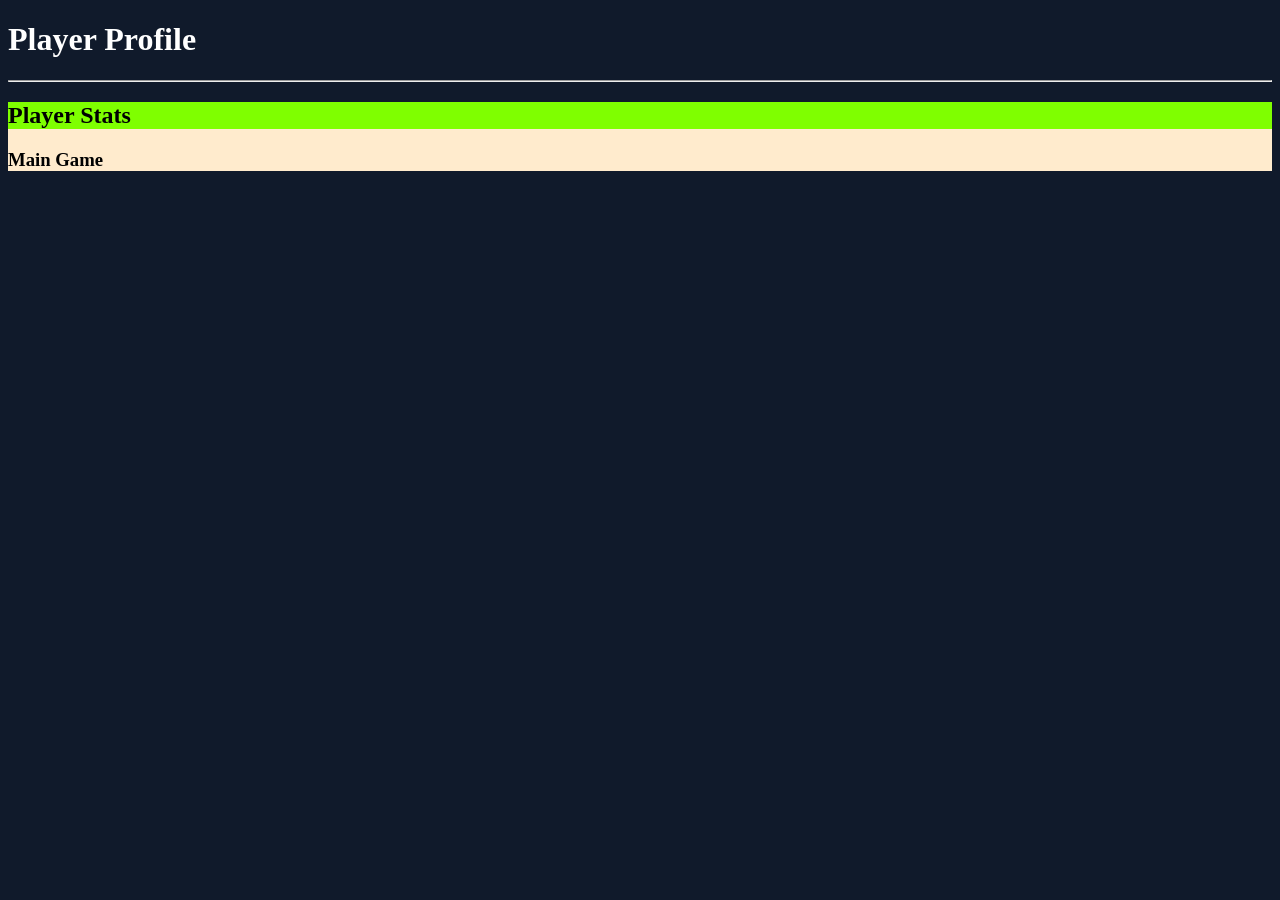
<file: Lesson-01-Intro-to-CSS/index.html>
<!DOCTYPE html>
<html lang="en">
<head>
    <meta charset="UTF-8">
    <meta name="viewport" content="width=device-width, initial-scale=1.0">
    <title>Player Profile</title>
    <!-- <style>
        body{
            background-color: #101A2B;
            color: white;
        }
    </style> unecessary now -->
    <link rel="stylesheet" href="css/style.css">
</head>
<body>
    <h1>Player Profile</h1>
    <hr>
    <div class="stats">
    <h2 id="player">Player Stats</h2>
    <h3>Main Game</h3>

    </div>


</body>
</html>
</file>
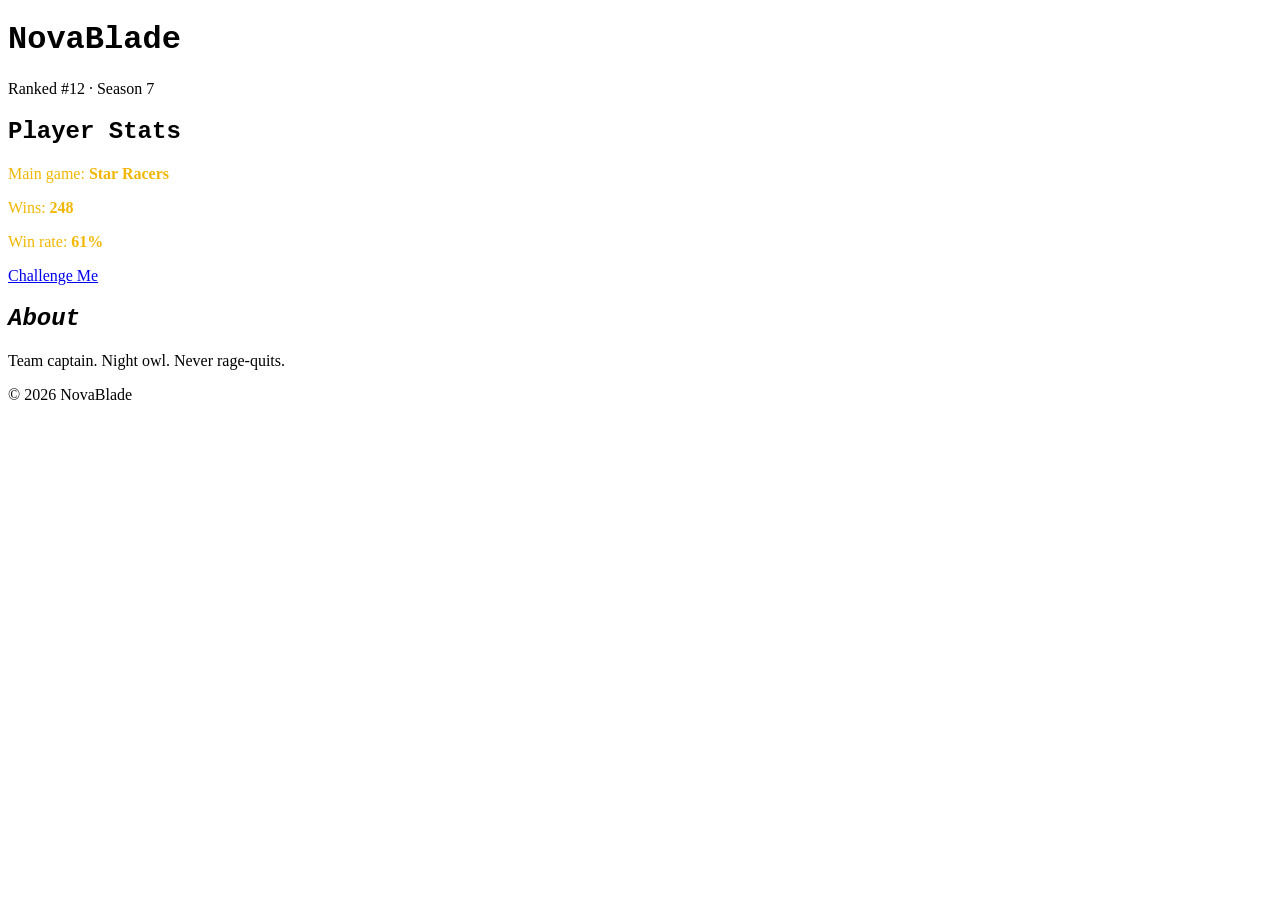
<file: Lesson-02-Selectors/index.html>
<!DOCTYPE html>
<html lang="en">
<head>
    <meta charset="UTF-8">
    <meta name="viewport" content="width=device-width, initial-scale=1.0">
    <title>Player Profile</title>

    <!-- This ONE line decides how the whole page looks.
         rel="stylesheet" = "this file is CSS"
         href="..."       = where the CSS file lives -->
    <link rel="stylesheet" href="style.css">
</head>
<body>

    <header id="banner">
        <h1>NovaBlade</h1>
        <p class="tagline">Ranked #12 &middot; Season 7</p>
    </header>

    <main>
        <section class="player-card">
            <h2>Player Stats</h2>
            <p>Main game: <span class="tag">Star Racers</span></p>
            <p>Wins: <span class="stat">248</span></p>
            <p>Win rate: <span class="stat">61%</span></p>
            <a class="btn" href="#">Challenge Me</a>
        </section>

        <section>
            <h2 class="about ">About</h2>
            <p>Team captain. Night owl. Never rage-quits.</p>
        </section>
    </main>

    <footer>
        <p>&copy; 2026 NovaBlade</p>
    </footer>

</body>
</html>
</file>
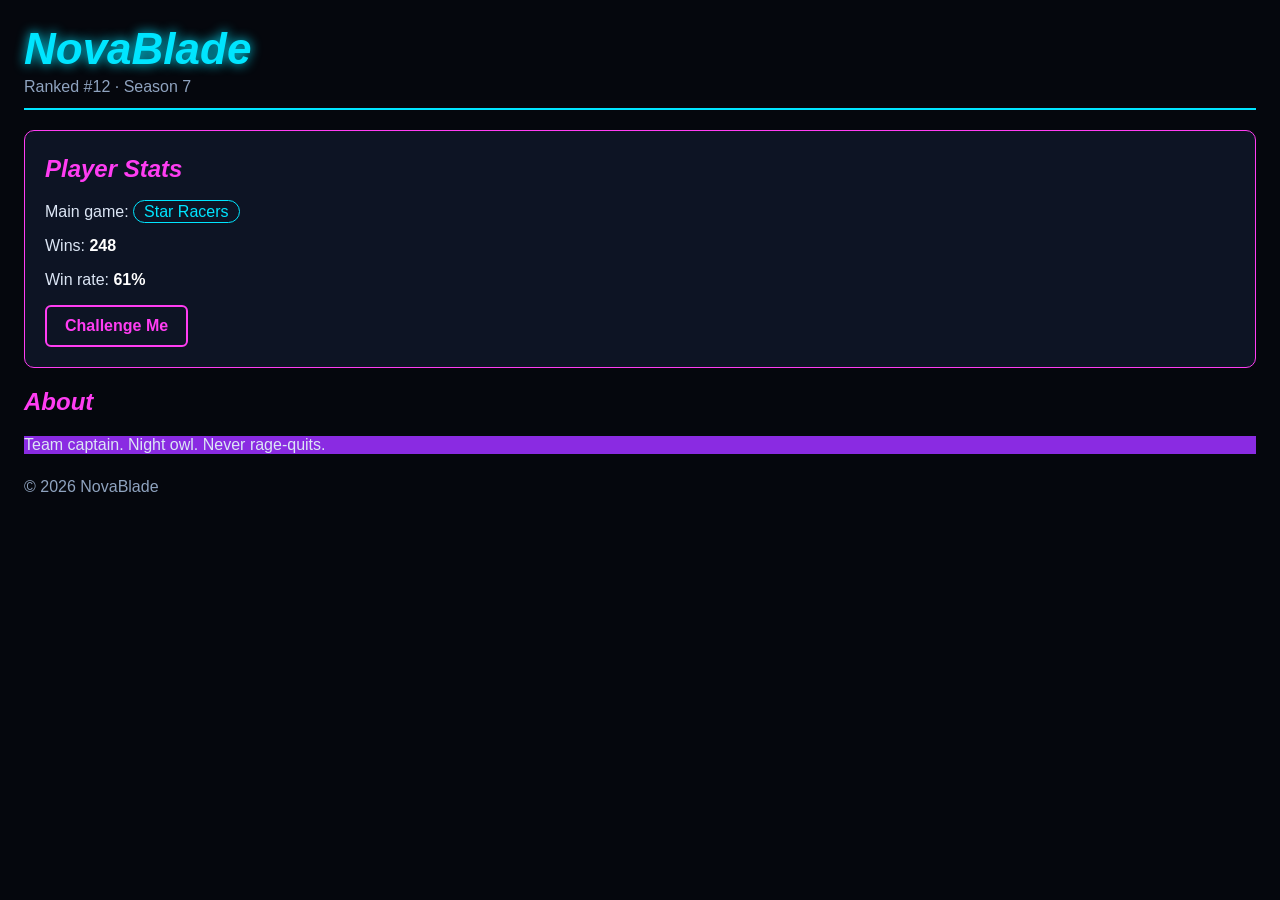
<file: Lesson-01-Intro-to-CSS/player-profile/index.html>
<!DOCTYPE html>
<html lang="en">
<head>
    <meta charset="UTF-8">
    <meta name="viewport" content="width=device-width, initial-scale=1.0">
    <title>Player Profile</title>

    <!-- This ONE line decides how the whole page looks.
         rel="stylesheet" = "this file is CSS"
         href="..."       = where the CSS file lives -->
    <!-- <link rel="stylesheet" href="themes/minimal.css"> -->
    <style>
        h1{color:chartreuse}
    </style>
    <link rel="stylesheet" href="themes/neon.css">
    <!-- <link rel="stylesheet" href="themes/arcade.css"> -->
     <!-- <style>
        body {
    background-color: #1a1033;          /* deep purple cabinet */
    color: #f5f0ff;                     /* near-white text */
    font-family: "Courier New", Courier, monospace;
    margin: 0;
    padding: 24px;
}

header {
    border: 4px solid #ffd23f;          /* gold marquee frame */
    padding: 12px 20px;
    text-align: center;
}

h1 {
    color: #ffd23f;
    font-size: 40px;
    letter-spacing: 4px;
    text-transform: uppercase;
    margin: 0;
}

h2 {
    color: #3ef0c8;                     /* mint */
    text-transform: uppercase;
}

.tagline {
    color: #c9b8ff;
    margin: 6px 0 0;
}

.player-card {
    border: 4px dashed #3ef0c8;
    padding: 4px 20px 20px;
    margin-top: 20px;
}

.tag {
    background-color: #ff5ca8;          /* hot pink pill */
    color: #1a1033;
    padding: 2px 8px;
}

.stat {
    color: #ffd23f;
    font-weight: bold;
}

.btn {
    display: inline-block;
    background-color: #ffd23f;
    color: #1a1033;
    padding: 10px 18px;
    text-decoration: none;
    font-weight: bold;
}

footer {
    color: #c9b8ff;
    text-align: center;
    margin-top: 24px;
}

     </style> -->
</head>
<body>

    <header>
        <h1 >NovaBlade</h1>
        <p class="tagline">Ranked #12 &middot; Season 7</p>
    </header>

    <main>
        <section class="player-card">
            <h2>Player Stats</h2>
            <p>Main game: <span class="tag">Star Racers</span></p>
            <p>Wins: <span class="stat">248</span></p>
            <p>Win rate: <span class="stat">61%</span></p>
            <a class="btn" href="#">Challenge Me</a>
        </section>

        <section>
            <h2>About</h2>
            <p style="background-color:blueviolet">Team captain. Night owl. Never rage-quits.</p>
        </section>
    </main>

    <footer>
        <p>&copy; 2026 NovaBlade</p>
    </footer>

</body>
</html>
</file>
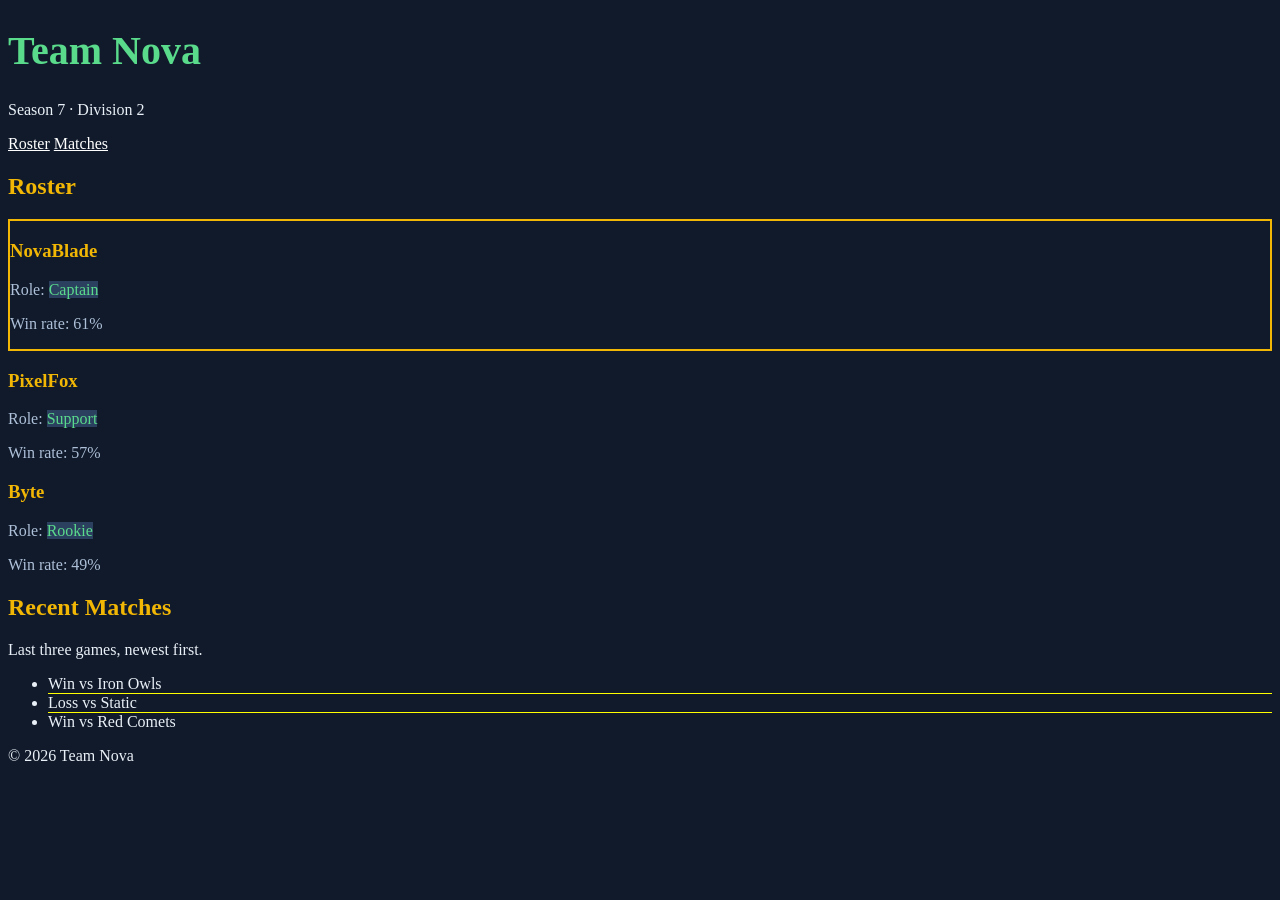
<file: Lesson-02-Selectors/squad-page/index.html>
<!DOCTYPE html>
<html lang="en">
<head>
    <meta charset="UTF-8">
    <meta name="viewport" content="width=device-width, initial-scale=1.0">
    <title>Team Nova</title>
    <link rel="stylesheet" href="style.css">
</head>
<body>

    <header>
        <h1>Team Nova</h1>
        <p class="tagline">Season 7 &middot; Division 2</p>
        <nav>
            <a href="#roster" class="active">Roster</a>  <!-- the section you are on -->
            <a href="#matches">Matches</a>
        </nav>
    </header>

    <main>
        <!-- id="roster": one-of-a-kind, so the nav link can jump here -->
        <section id="roster">
            <h2>Roster</h2>

            <!-- three cards share a CLASS... -->
            <article class="player-card" id="captain">  <!-- ...only one has this ID -->
                <h3>NovaBlade</h3>
                <p>Role: <span class="tag">Captain</span></p>
                <p>Win rate: <span class="stat">61%</span></p>
            </article>

            <article class="player-card">
                <h3>PixelFox</h3>
                <p>Role: <span class="tag">Support</span></p>
                <p>Win rate: <span class="stat">57%</span></p>
            </article>

            <article class="player-card">
                <h3>Byte</h3>
                <p>Role: <span class="tag">Rookie</span></p>
                <p>Win rate: <span class="stat">49%</span></p>
            </article>
        </section>

        <section id="matches">
            <h2>Recent Matches</h2>
            <p>Last three games, newest first.</p>
            <ul class="results">
                <li>Win vs Iron Owls</li>
                <li>Loss vs Static</li>
                <li>Win vs Red Comets</li>
            </ul>
        </section>
    </main>

    <footer>
        <p>&copy; 2026 Team Nova</p>
    </footer>

</body>
</html>
</file>
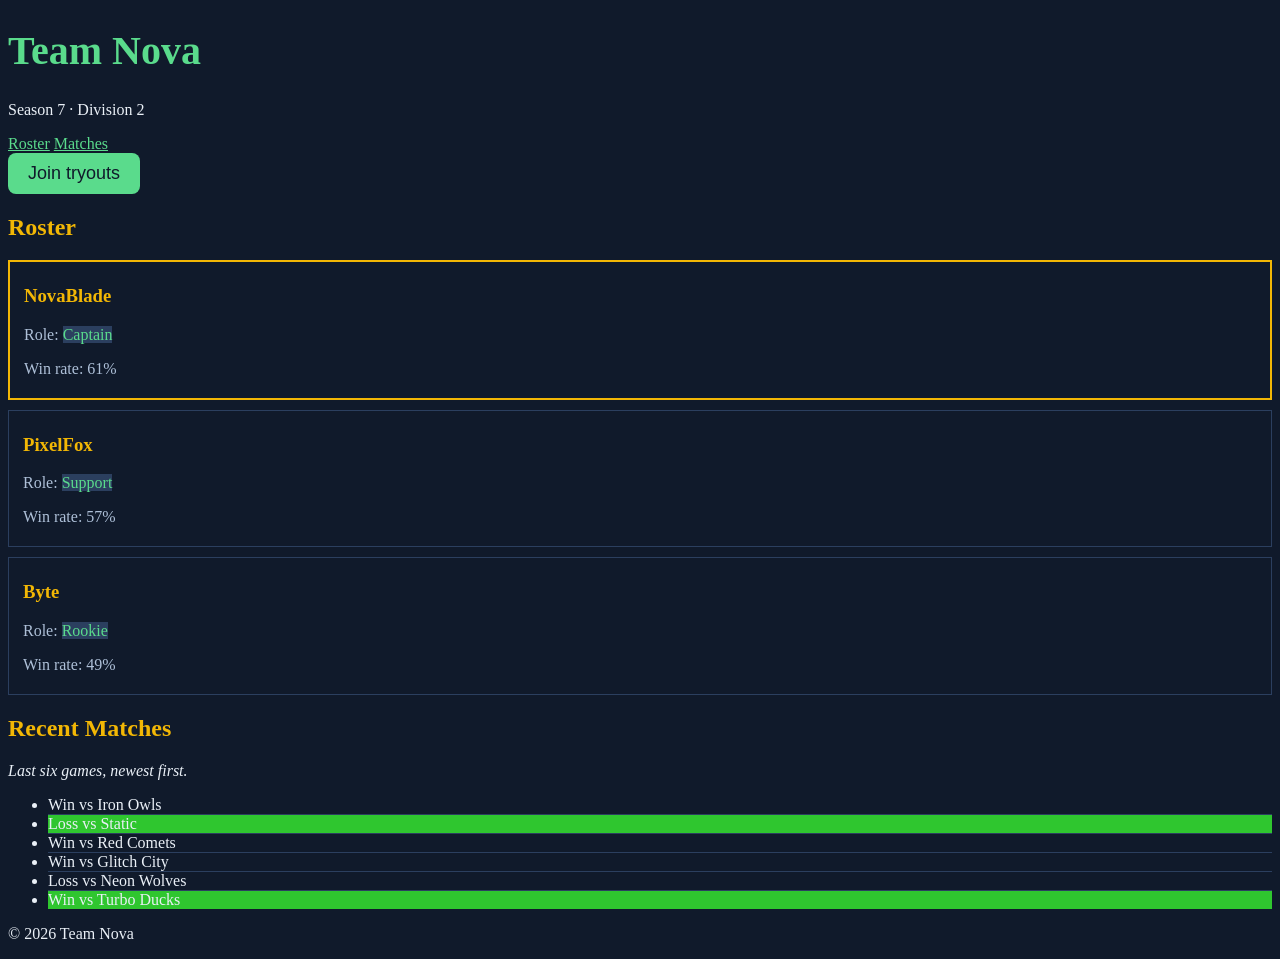
<file: Lesson-02-Selectors/2C-Pseudo-Selectors/squad-page/index.html>
<!DOCTYPE html>
<html lang="en">
<head>
    <meta charset="UTF-8">
    <meta name="viewport" content="width=device-width, initial-scale=1.0">
    <title>Team Nova</title>
    <link rel="stylesheet" href="style.css">
</head>
<body>

    <header>
        <h1>Team Nova</h1>
        <p class="tagline">Season 7 &middot; Division 2</p>
        <nav>
            <a href="#roster">Roster</a>
            <a href="#matches">Matches</a>
        </nav>
        <!-- NEW in 2C: a button, so we can style how it reacts -->
        <button class="join">Join tryouts</button>
    </header>

    <main>
        <section id="roster">
            <h2>Roster</h2>

            <article class="player-card" id="captain">
                <h3>NovaBlade</h3>
                <p>Role: <span class="tag">Captain</span></p>
                <p>Win rate: <span class="stat">61%</span></p>
            </article>

            <article class="player-card">
                <h3>PixelFox</h3>
                <p>Role: <span class="tag">Support</span></p>
                <p>Win rate: <span class="stat">57%</span></p>
            </article>

            <article class="player-card">
                <h3>Byte</h3>
                <p>Role: <span class="tag">Rookie</span></p>
                <p>Win rate: <span class="stat">49%</span></p>
            </article>
        </section>

        <section id="matches">
            <h2>Recent Matches</h2>
            <p>Last six games, newest first.</p>
            <!-- NEW in 2C: six results instead of three -->
            <ul class="results">
                <li>Win vs Iron Owls</li>
                <li>Loss vs Static</li>
                <li>Win vs Red Comets</li>
                <li>Win vs Glitch City</li>
                <li>Loss vs Neon Wolves</li>
                <li>Win vs Turbo Ducks</li>
            </ul>
        </section>
    </main>

    <footer>
        <p>&copy; 2026 Team Nova</p>
    </footer>

</body>
</html>
</file>
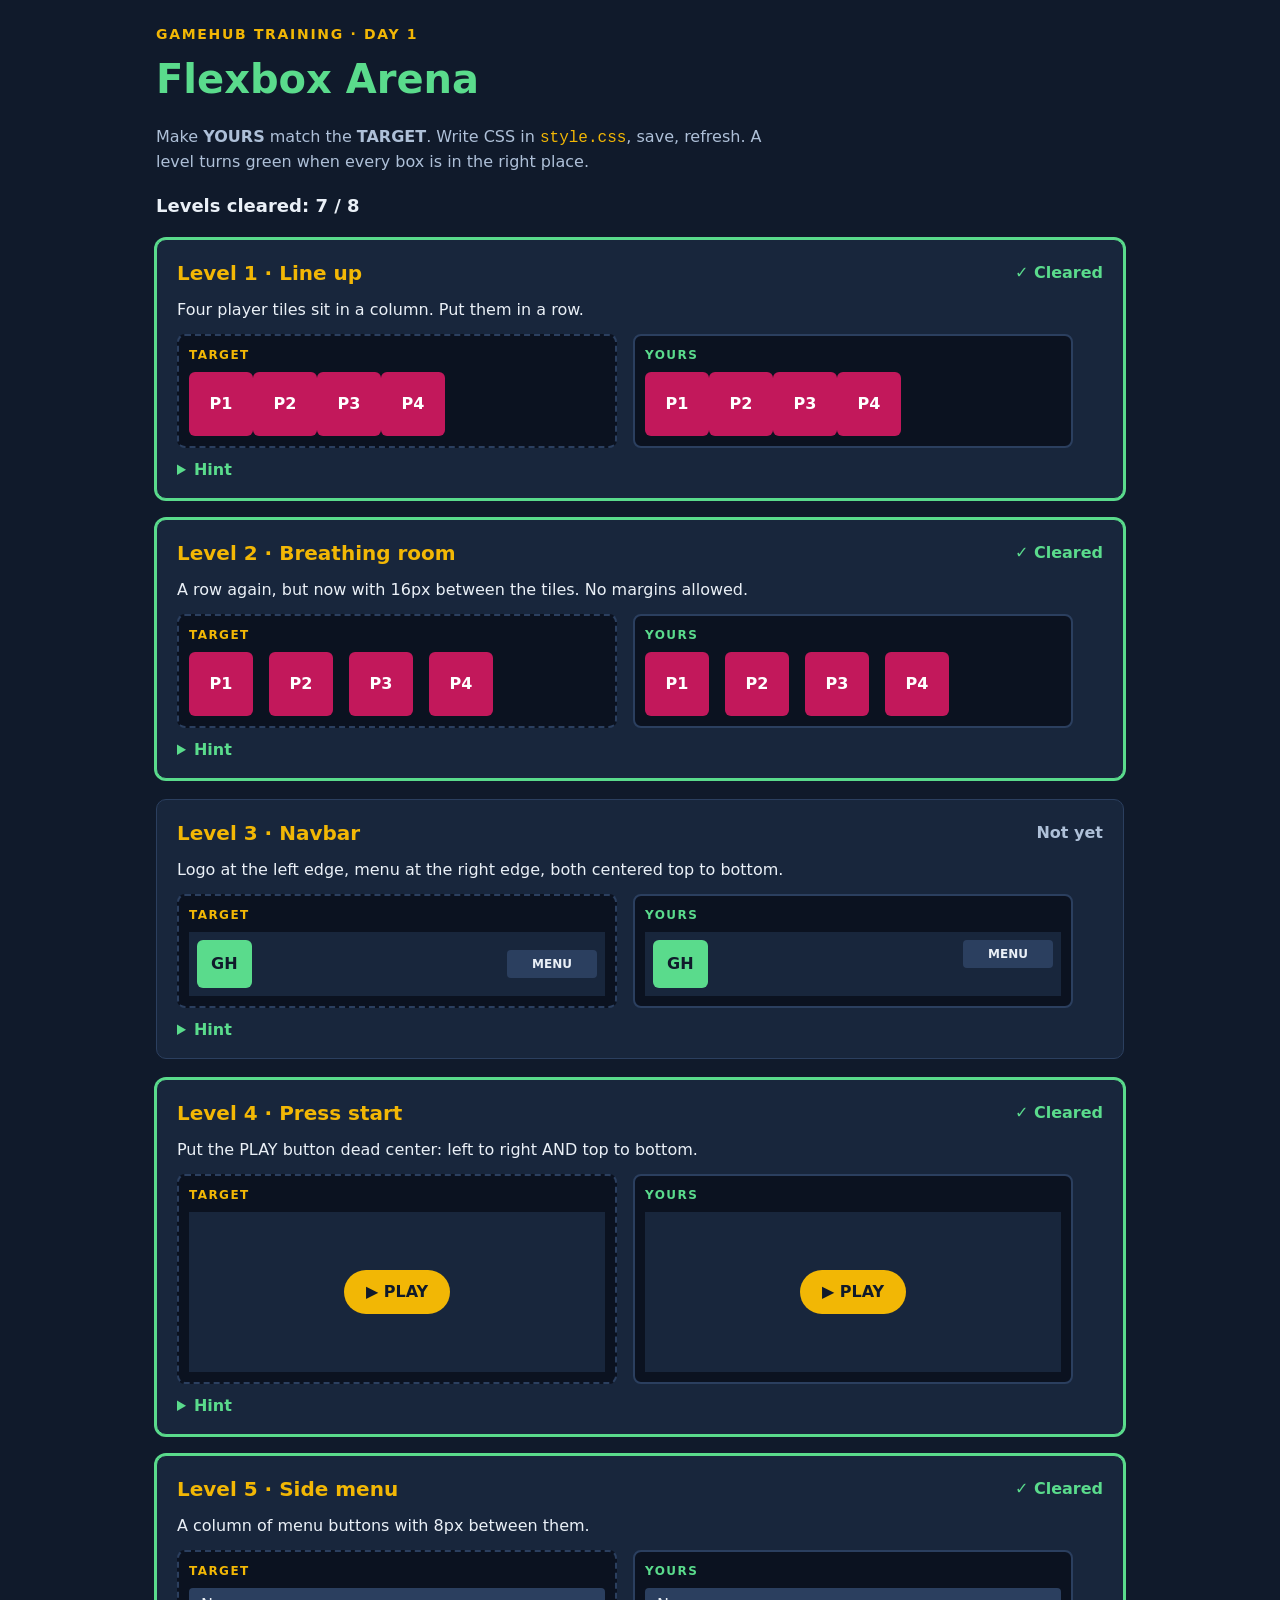
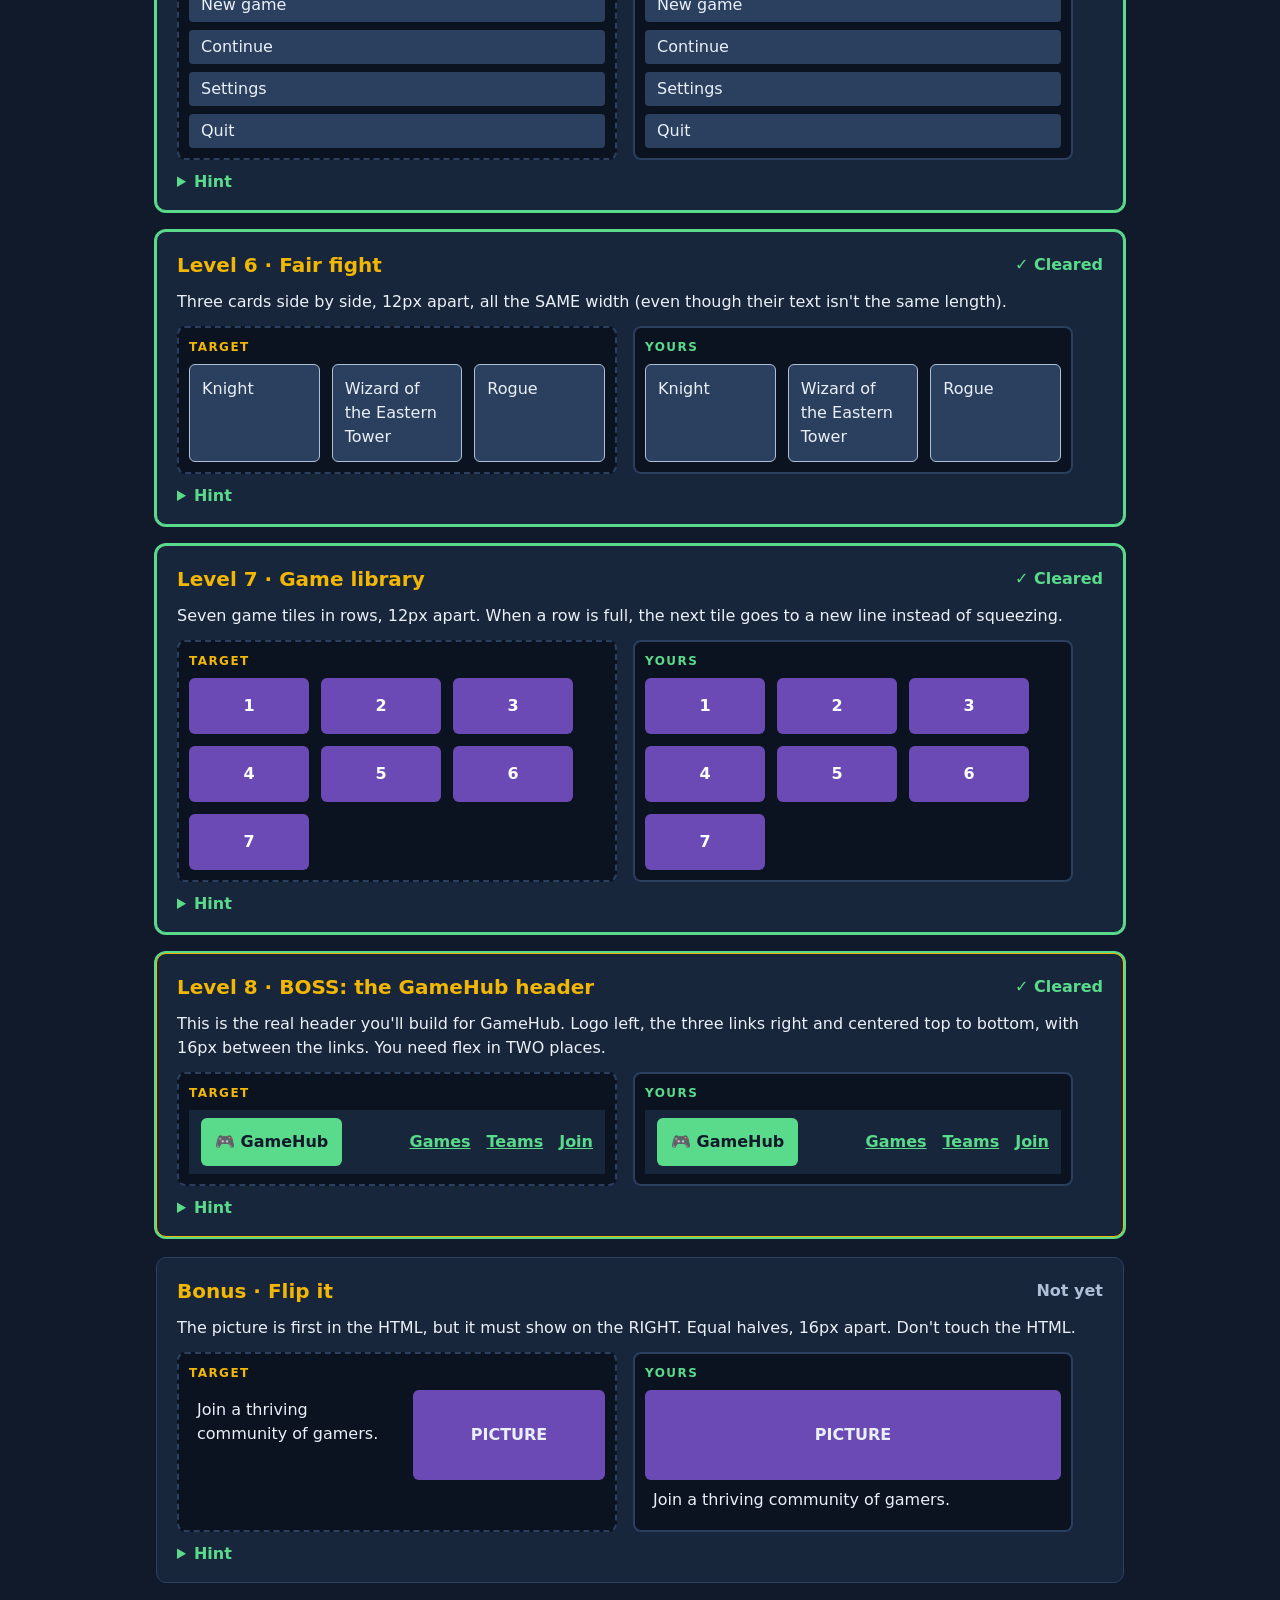
<file: Lesson-07-Flexbox/flexbox-arena/arena.html>
<!DOCTYPE html>
<html lang="en">

<head>
    <meta charset="UTF-8">
    <meta name="viewport" content="width=device-width, initial-scale=1.0">
    <title>Flexbox Arena · GameHub Training</title>
    <!-- arena.css draws the arena and the TARGET courts. Don't edit it. -->
    <link rel="stylesheet" href="arena.css">
    <!-- style.css is YOUR file. All your work goes there. -->
    <link rel="stylesheet" href="style.css">
</head>

<body>
    <header class="arena-top">
        <p class="kicker">GameHub training · Day 1</p>
        <h1>Flexbox Arena</h1>
        <p class="lead">Make <b>YOURS</b> match the <b>TARGET</b>. Write CSS in <code>style.css</code>, save, refresh. A
            level turns green when every box is in the right place.</p>
        <p class="score" aria-live="polite">Levels cleared: <span id="cleared">0</span> / 8 <span id="bonus"></span></p>
    </header>

    <main>
        <!-- LEVEL 1 -->
        <section class="level" aria-labelledby="h1-l1">
            <div class="level-head">
                <h2 id="h1-l1">Level 1 · Line up</h2>
                <p class="status">Not yet</p>
            </div>
            <p class="goal">Four player tiles sit in a column. Put them in a row.</p>
            <div class="courts">
                <div class="court target">
                    <div class="t1">
                        <div class="tile" data-k>P1</div>
                        <div class="tile" data-k>P2</div>
                        <div class="tile" data-k>P3</div>
                        <div class="tile" data-k>P4</div>
                    </div>
                </div>
                <div class="court yours">
                    <div class="l1">
                        <div class="tile" data-k>P1</div>
                        <div class="tile" data-k>P2</div>
                        <div class="tile" data-k>P3</div>
                        <div class="tile" data-k>P4</div>
                    </div>
                </div>
            </div>
            <details>
                <summary>Hint</summary>One property, on the parent <code>.l1</code>.
            </details>
        </section>

        <!-- LEVEL 2 -->
        <section class="level" aria-labelledby="h1-l2">
            <div class="level-head">
                <h2 id="h1-l2">Level 2 · Breathing room</h2>
                <p class="status">Not yet</p>
            </div>
            <p class="goal">A row again, but now with 16px between the tiles. No margins allowed.</p>
            <div class="courts">
                <div class="court target">
                    <div class="t2">
                        <div class="tile" data-k>P1</div>
                        <div class="tile" data-k>P2</div>
                        <div class="tile" data-k>P3</div>
                        <div class="tile" data-k>P4</div>
                    </div>
                </div>
                <div class="court yours">
                    <div class="l2">
                        <div class="tile" data-k>P1</div>
                        <div class="tile" data-k>P2</div>
                        <div class="tile" data-k>P3</div>
                        <div class="tile" data-k>P4</div>
                    </div>
                </div>
            </div>
            <details>
                <summary>Hint</summary>Two properties on <code>.l2</code>. Space between items only, never at the ends.
            </details>
        </section>

        <!-- LEVEL 3 -->
        <section class="level" aria-labelledby="h1-l3">
            <div class="level-head">
                <h2 id="h1-l3">Level 3 · Navbar</h2>
                <p class="status">Not yet</p>
            </div>
            <p class="goal">Logo at the left edge, menu at the right edge, both centered top to bottom.</p>
            <div class="courts">
                <div class="court target">
                    <div class="t3">
                        <div class="logo" data-k>GH</div>
                        <div class="menu" data-k>MENU</div>
                    </div>
                </div>
                <div class="court yours">
                    <div class="l3">
                        <div class="logo" data-k>GH</div>
                        <div class="menu" data-k>MENU</div>
                    </div>
                </div>
            </div>
            <details>
                <summary>Hint</summary>Three properties on <code>.l3</code>. One works along the row, one across it.
            </details>
        </section>

        <!-- LEVEL 4 -->
        <section class="level" aria-labelledby="h1-l4">
            <div class="level-head">
                <h2 id="h1-l4">Level 4 · Press start</h2>
                <p class="status">Not yet</p>
            </div>
            <p class="goal">Put the PLAY button dead center: left to right AND top to bottom.</p>
            <div class="courts">
                <div class="court target">
                    <div class="t4">
                        <div class="play" data-k>▶ PLAY</div>
                    </div>
                </div>
                <div class="court yours">
                    <div class="l4">
                        <div class="play" data-k>▶ PLAY</div>
                    </div>
                </div>
            </div>
            <details>
                <summary>Hint</summary>The same two "line up" properties as Level 3, both set to the same value.
            </details>
        </section>

        <!-- LEVEL 5 -->
        <section class="level" aria-labelledby="h1-l5">
            <div class="level-head">
                <h2 id="h1-l5">Level 5 · Side menu</h2>
                <p class="status">Not yet</p>
            </div>
            <p class="goal">A column of menu buttons with 8px between them.</p>
            <div class="courts">
                <div class="court target">
                    <div class="t5">
                        <div class="item" data-k>New game</div>
                        <div class="item" data-k>Continue</div>
                        <div class="item" data-k>Settings</div>
                        <div class="item" data-k>Quit</div>
                    </div>
                </div>
                <div class="court yours">
                    <div class="l5">
                        <div class="item" data-k>New game</div>
                        <div class="item" data-k>Continue</div>
                        <div class="item" data-k>Settings</div>
                        <div class="item" data-k>Quit</div>
                    </div>
                </div>
            </div>
            <details>
                <summary>Hint</summary>Flex rows by default. One property turns the row into a column; <code>gap</code>
                works in columns too.
            </details>
        </section>

        <!-- LEVEL 6 -->
        <section class="level" aria-labelledby="h1-l6">
            <div class="level-head">
                <h2 id="h1-l6">Level 6 · Fair fight</h2>
                <p class="status">Not yet</p>
            </div>
            <p class="goal">Three cards side by side, 12px apart, all the SAME width (even though their text isn't the
                same length).</p>
            <div class="courts">
                <div class="court target">
                    <div class="t6">
                        <div class="card" data-k>Knight</div>
                        <div class="card" data-k>Wizard of the Eastern Tower</div>
                        <div class="card" data-k>Rogue</div>
                    </div>
                </div>
                <div class="court yours">
                    <div class="l6">
                        <div class="card" data-k>Knight</div>
                        <div class="card" data-k>Wizard of the Eastern Tower</div>
                        <div class="card" data-k>Rogue</div>
                    </div>
                </div>
            </div>
            <details>
                <summary>Hint</summary>Two properties on the parent <code>.l6</code>, and one on each <code>.card</code>
                that shares the row equally.
            </details>
        </section>

        <!-- LEVEL 7 -->
        <section class="level" aria-labelledby="h1-l7">
            <div class="level-head">
                <h2 id="h1-l7">Level 7 · Game library</h2>
                <p class="status">Not yet</p>
            </div>
            <p class="goal">Seven game tiles in rows, 12px apart. When a row is full, the next tile goes to a new line
                instead of squeezing.</p>
            <div class="courts">
                <div class="court target">
                    <div class="t7">
                        <div class="game" data-k>1</div>
                        <div class="game" data-k>2</div>
                        <div class="game" data-k>3</div>
                        <div class="game" data-k>4</div>
                        <div class="game" data-k>5</div>
                        <div class="game" data-k>6</div>
                        <div class="game" data-k>7</div>
                    </div>
                </div>
                <div class="court yours">
                    <div class="l7">
                        <div class="game" data-k>1</div>
                        <div class="game" data-k>2</div>
                        <div class="game" data-k>3</div>
                        <div class="game" data-k>4</div>
                        <div class="game" data-k>5</div>
                        <div class="game" data-k>6</div>
                        <div class="game" data-k>7</div>
                    </div>
                </div>
            </div>
            <details>
                <summary>Hint</summary>Three properties on <code>.l7</code>. Try it with only two first and watch the
                tiles squeeze.
            </details>
        </section>

        <!-- LEVEL 8 -->
        <section class="level boss" aria-labelledby="h1-l8">
            <div class="level-head">
                <h2 id="h1-l8">Level 8 · BOSS: the GameHub header</h2>
                <p class="status">Not yet</p>
            </div>
            <p class="goal">This is the real header you'll build for GameHub. Logo left, the three links right and
                centered top to bottom, with 16px between the links. You need flex in TWO places.</p>
            <div class="courts">
                <div class="court target">
                    <div class="t8">
                        <div class="logo" data-k>🎮 GameHub</div>
                        <nav class="links" data-k><a href="#" data-k>Games</a><a href="#" data-k>Teams</a><a href="#"
                                data-k>Join</a></nav>
                    </div>
                </div>
                <div class="court yours">
                    <div class="l8">
                        <div class="logo" data-k>🎮 GameHub</div>
                        <nav class="links" data-k><a href="#" data-k>Games</a><a href="#" data-k>Teams</a><a href="#"
                                data-k>Join</a></nav>
                    </div>
                </div>
            </div>
            <details>
                <summary>Hint</summary>A flex container can be inside another one. The header is the parent of the logo
                and the nav; the nav is the parent of the links.
            </details>
        </section>

        <!-- LEVEL 9 (BONUS) -->
        <section class="level bonus" aria-labelledby="h1-l9">
            <div class="level-head">
                <h2 id="h1-l9">Bonus · Flip it</h2>
                <p class="status">Not yet</p>
            </div>
            <p class="goal">The picture is first in the HTML, but it must show on the RIGHT. Equal halves, 16px apart.
                Don't touch the HTML.</p>
            <div class="courts">
                <div class="court target">
                    <div class="t9">
                        <div class="pic" data-k>PICTURE</div>
                        <div class="text" data-k>Join a thriving community of gamers.</div>
                    </div>
                </div>
                <div class="court yours">
                    <div class="l9">
                        <div class="pic" data-k>PICTURE</div>
                        <div class="text" data-k>Join a thriving community of gamers.</div>
                    </div>
                </div>
            </div>
            <details>
                <summary>Hint</summary>One value of <code>flex-direction</code> runs the row backwards.
            </details>
        </section>
    </main>

    <script src="check.js"></script>
</body>

</html>
</file>
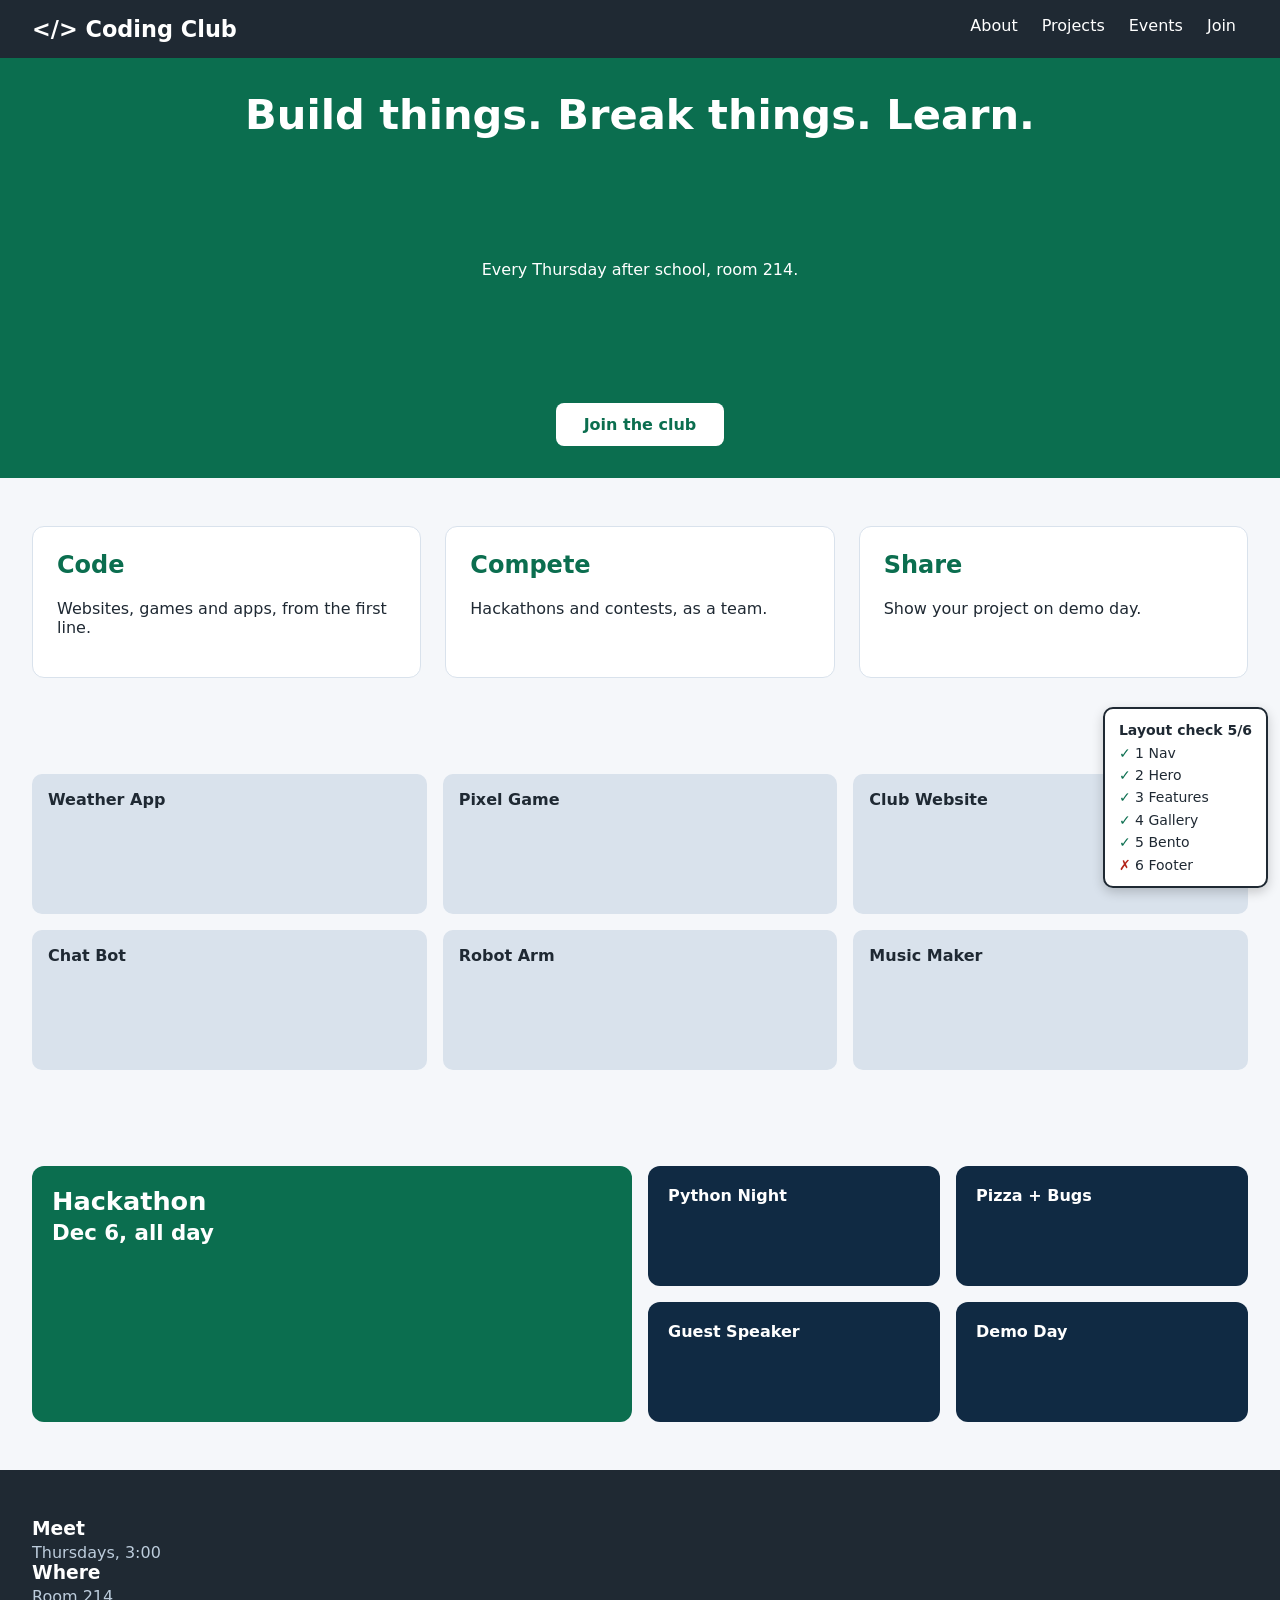
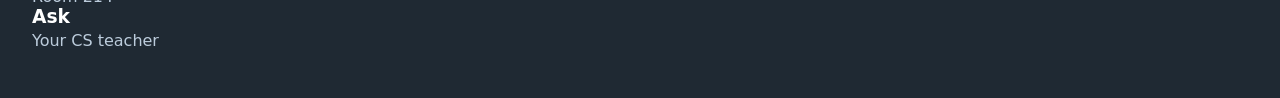
<file: Lesson-09-Layout-Rescue/layout-rescue/coding-club.html>
<!DOCTYPE html>
<html lang="en">
<head>
  <meta charset="UTF-8">
  <meta name="viewport" content="width=device-width, initial-scale=1.0">
  <title>Coding Club</title>
  <link rel="stylesheet" href="style.css">
</head>
<body>
  <!-- Layout Rescue: do NOT change this file. All your work goes in style.css.
       Keep coding-club.html, style.css and check.js in the same folder. -->

  <!-- SECTION 1: nav -->
  <nav class="nav">
    <a class="logo" href="#">&lt;/&gt; Coding Club</a>
    <ul class="links">
      <li><a href="#about">About</a></li>
      <li><a href="#projects">Projects</a></li>
      <li><a href="#events">Events</a></li>
      <li><a href="#join">Join</a></li>
    </ul>
  </nav>

  <!-- SECTION 2: hero -->
  <header class="hero">
    <h1>Build things. Break things. Learn.</h1>
    <p>Every Thursday after school, room 214.</p>
    <a class="btn" href="#join">Join the club</a>
  </header>

  <!-- SECTION 3: features -->
  <section class="features" id="about">
    <article class="card">
      <h2>Code</h2>
      <p>Websites, games and apps, from the first line.</p>
    </article>
    <article class="card">
      <h2>Compete</h2>
      <p>Hackathons and contests, as a team.</p>
    </article>
    <article class="card">
      <h2>Share</h2>
      <p>Show your project on demo day.</p>
    </article>
  </section>

  <!-- SECTION 4: gallery -->
  <section class="gallery" id="projects">
    <div class="photo">Weather App</div>
    <div class="photo">Pixel Game</div>
    <div class="photo">Club Website</div>
    <div class="photo">Chat Bot</div>
    <div class="photo">Robot Arm</div>
    <div class="photo">Music Maker</div>
  </section>

  <!-- SECTION 5: bento -->
  <section class="bento" id="events">
    <div class="tile big">Hackathon<br><small>Dec 6, all day</small></div>
    <div class="tile">Python Night</div>
    <div class="tile">Pizza + Bugs</div>
    <div class="tile">Guest Speaker</div>
    <div class="tile">Demo Day</div>
  </section>

  <!-- SECTION 6: footer -->
  <footer class="footer" id="join">
    <div class="col"><h3>Meet</h3><p>Thursdays, 3:00</p></div>
    <div class="col"><h3>Where</h3><p>Room 214</p></div>
    <div class="col"><h3>Ask</h3><p>Your CS teacher</p></div>
  </footer>

  <script src="check.js"></script>
</body>
</html>
</file>
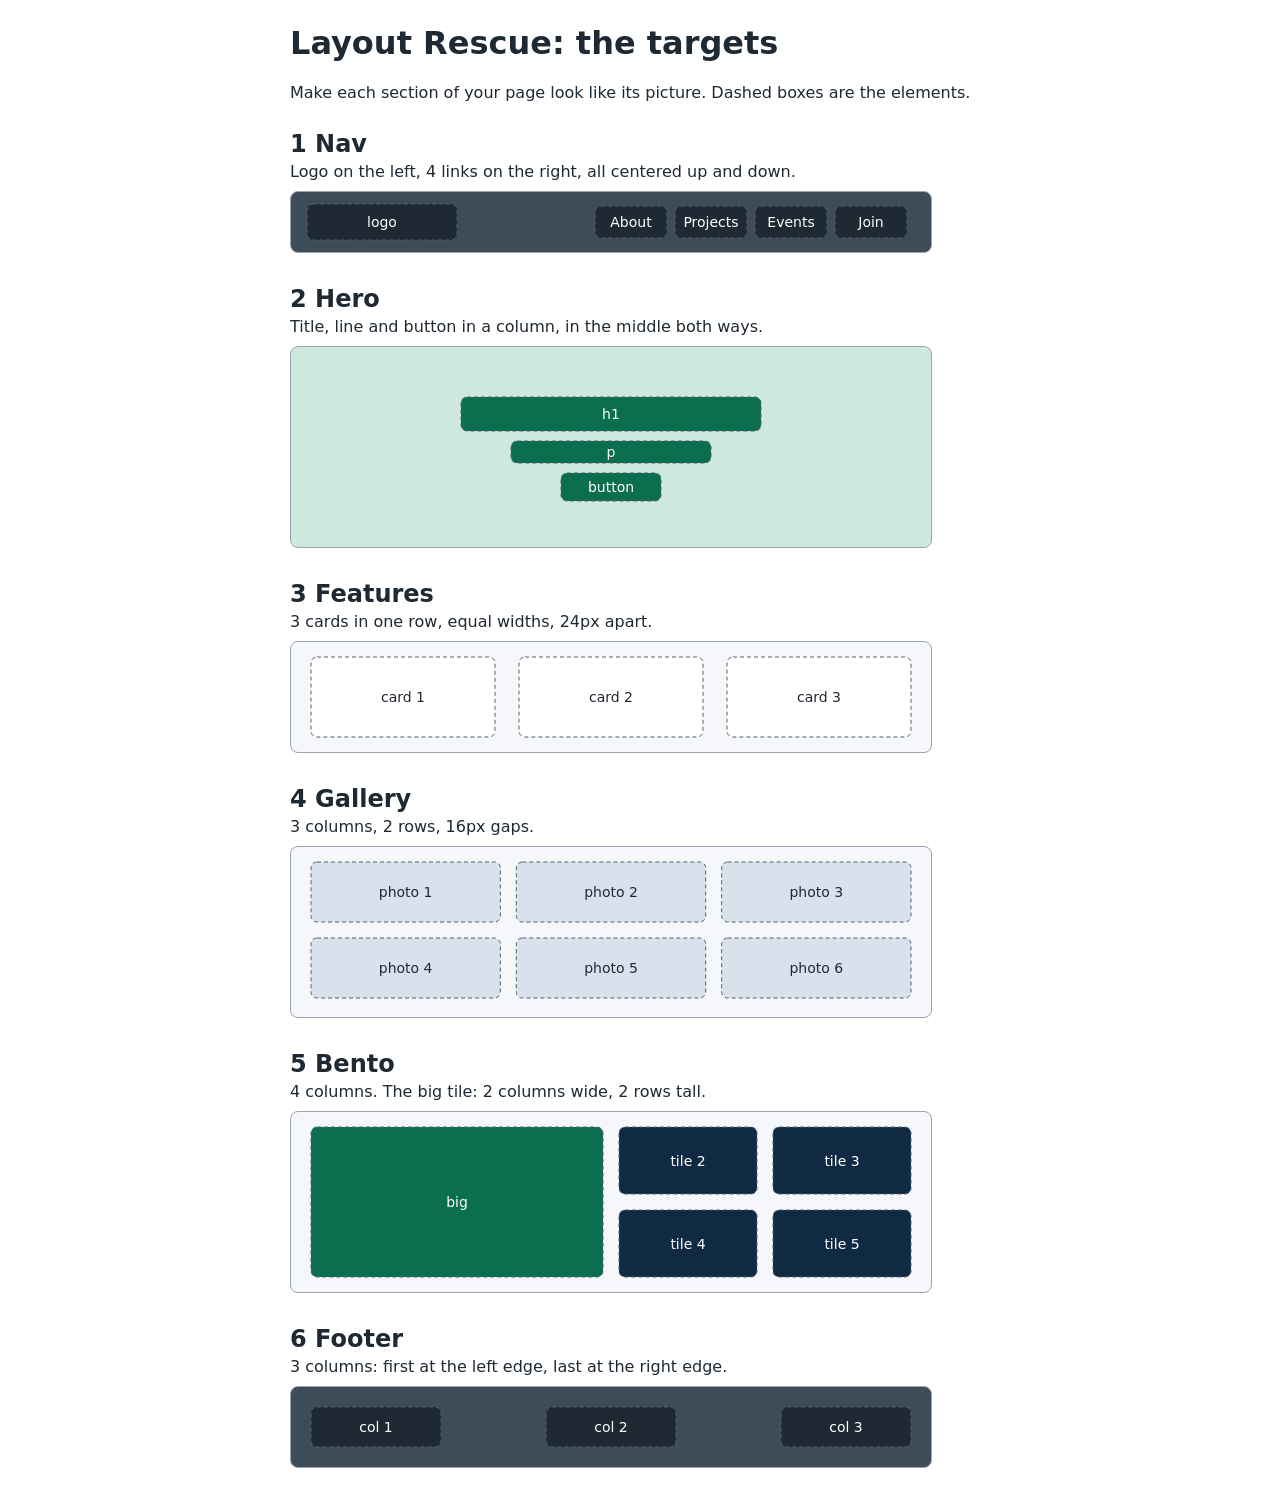
<file: Lesson-09-Layout-Rescue/layout-rescue/targets.html>
<!DOCTYPE html><html lang="en"><head><meta charset="UTF-8"><meta name="viewport" content="width=device-width, initial-scale=1.0">
<title>Layout Rescue - Targets</title><style>body{font-family:system-ui,sans-serif;max-width:700px;margin:24px auto;padding:0 16px;color:#1f2933}h2{margin:28px 0 4px}p{margin:0 0 10px}</style></head><body>
<h1>Layout Rescue: the targets</h1><p>Make each section of your page look like its picture. Dashed boxes are the elements.</p>
<h2>1 Nav</h2><p>Logo on the left, 4 links on the right, all centered up and down.</p><svg viewBox="0 0 640 60" width="100%" role="img" style="max-width:640px;background:#3e4c59;border:1px solid #9aa5b1;border-radius:8px"><rect x="16" y="12" width="150" height="36" rx="6" fill="#1f2933" stroke="#52606d" stroke-dasharray="4 3"/><text x="91.0" y="35.0" text-anchor="middle" font-size="14" font-family="system-ui,sans-serif" fill="#fff">logo</text><rect x="304" y="14" width="72" height="32" rx="6" fill="#1f2933" stroke="#52606d" stroke-dasharray="4 3"/><text x="340.0" y="35.0" text-anchor="middle" font-size="14" font-family="system-ui,sans-serif" fill="#fff">About</text><rect x="384" y="14" width="72" height="32" rx="6" fill="#1f2933" stroke="#52606d" stroke-dasharray="4 3"/><text x="420.0" y="35.0" text-anchor="middle" font-size="14" font-family="system-ui,sans-serif" fill="#fff">Projects</text><rect x="464" y="14" width="72" height="32" rx="6" fill="#1f2933" stroke="#52606d" stroke-dasharray="4 3"/><text x="500.0" y="35.0" text-anchor="middle" font-size="14" font-family="system-ui,sans-serif" fill="#fff">Events</text><rect x="544" y="14" width="72" height="32" rx="6" fill="#1f2933" stroke="#52606d" stroke-dasharray="4 3"/><text x="580.0" y="35.0" text-anchor="middle" font-size="14" font-family="system-ui,sans-serif" fill="#fff">Join</text></svg>
<h2>2 Hero</h2><p>Title, line and button in a column, in the middle both ways.</p><svg viewBox="0 0 640 200" width="100%" role="img" style="max-width:640px;background:#cfe8dd;border:1px solid #9aa5b1;border-radius:8px"><rect x="170" y="50" width="300" height="34" rx="6" fill="#0b6e4f" stroke="#52606d" stroke-dasharray="4 3"/><text x="320.0" y="72.0" text-anchor="middle" font-size="14" font-family="system-ui,sans-serif" fill="#fff">h1</text><rect x="220" y="94" width="200" height="22" rx="6" fill="#0b6e4f" stroke="#52606d" stroke-dasharray="4 3"/><text x="320.0" y="110.0" text-anchor="middle" font-size="14" font-family="system-ui,sans-serif" fill="#fff">p</text><rect x="270" y="126" width="100" height="28" rx="6" fill="#0b6e4f" stroke="#52606d" stroke-dasharray="4 3"/><text x="320.0" y="145.0" text-anchor="middle" font-size="14" font-family="system-ui,sans-serif" fill="#fff">button</text></svg>
<h2>3 Features</h2><p>3 cards in one row, equal widths, 24px apart.</p><svg viewBox="0 0 640 110" width="100%" role="img" style="max-width:640px;background:#f5f7fa;border:1px solid #9aa5b1;border-radius:8px"><rect x="20.0" y="15" width="184.0" height="80" rx="6" fill="#fff" stroke="#52606d" stroke-dasharray="4 3"/><text x="112.0" y="60.0" text-anchor="middle" font-size="14" font-family="system-ui,sans-serif" fill="#1f2933">card 1</text><rect x="228.0" y="15" width="184.0" height="80" rx="6" fill="#fff" stroke="#52606d" stroke-dasharray="4 3"/><text x="320.0" y="60.0" text-anchor="middle" font-size="14" font-family="system-ui,sans-serif" fill="#1f2933">card 2</text><rect x="436.0" y="15" width="184.0" height="80" rx="6" fill="#fff" stroke="#52606d" stroke-dasharray="4 3"/><text x="528.0" y="60.0" text-anchor="middle" font-size="14" font-family="system-ui,sans-serif" fill="#1f2933">card 3</text></svg>
<h2>4 Gallery</h2><p>3 columns, 2 rows, 16px gaps.</p><svg viewBox="0 0 640 170" width="100%" role="img" style="max-width:640px;background:#f5f7fa;border:1px solid #9aa5b1;border-radius:8px"><rect x="20.0" y="15" width="189.33333333333334" height="60" rx="6" fill="#d9e2ec" stroke="#52606d" stroke-dasharray="4 3"/><text x="114.66666666666667" y="50.0" text-anchor="middle" font-size="14" font-family="system-ui,sans-serif" fill="#1f2933">photo 1</text><rect x="225.33333333333334" y="15" width="189.33333333333334" height="60" rx="6" fill="#d9e2ec" stroke="#52606d" stroke-dasharray="4 3"/><text x="320.0" y="50.0" text-anchor="middle" font-size="14" font-family="system-ui,sans-serif" fill="#1f2933">photo 2</text><rect x="430.6666666666667" y="15" width="189.33333333333334" height="60" rx="6" fill="#d9e2ec" stroke="#52606d" stroke-dasharray="4 3"/><text x="525.3333333333334" y="50.0" text-anchor="middle" font-size="14" font-family="system-ui,sans-serif" fill="#1f2933">photo 3</text><rect x="20.0" y="91" width="189.33333333333334" height="60" rx="6" fill="#d9e2ec" stroke="#52606d" stroke-dasharray="4 3"/><text x="114.66666666666667" y="126.0" text-anchor="middle" font-size="14" font-family="system-ui,sans-serif" fill="#1f2933">photo 4</text><rect x="225.33333333333334" y="91" width="189.33333333333334" height="60" rx="6" fill="#d9e2ec" stroke="#52606d" stroke-dasharray="4 3"/><text x="320.0" y="126.0" text-anchor="middle" font-size="14" font-family="system-ui,sans-serif" fill="#1f2933">photo 5</text><rect x="430.6666666666667" y="91" width="189.33333333333334" height="60" rx="6" fill="#d9e2ec" stroke="#52606d" stroke-dasharray="4 3"/><text x="525.3333333333334" y="126.0" text-anchor="middle" font-size="14" font-family="system-ui,sans-serif" fill="#1f2933">photo 6</text></svg>
<h2>5 Bento</h2><p>4 columns. The big tile: 2 columns wide, 2 rows tall.</p><svg viewBox="0 0 640 180" width="100%" role="img" style="max-width:640px;background:#f5f7fa;border:1px solid #9aa5b1;border-radius:8px"><rect x="20" y="15" width="292.0" height="150" rx="6" fill="#0b6e4f" stroke="#52606d" stroke-dasharray="4 3"/><text x="166.0" y="95.0" text-anchor="middle" font-size="14" font-family="system-ui,sans-serif" fill="#fff">big</text><rect x="328.0" y="15" width="138.0" height="67" rx="6" fill="#102a43" stroke="#52606d" stroke-dasharray="4 3"/><text x="397.0" y="53.5" text-anchor="middle" font-size="14" font-family="system-ui,sans-serif" fill="#fff">tile 2</text><rect x="482.0" y="15" width="138.0" height="67" rx="6" fill="#102a43" stroke="#52606d" stroke-dasharray="4 3"/><text x="551.0" y="53.5" text-anchor="middle" font-size="14" font-family="system-ui,sans-serif" fill="#fff">tile 3</text><rect x="328.0" y="98" width="138.0" height="67" rx="6" fill="#102a43" stroke="#52606d" stroke-dasharray="4 3"/><text x="397.0" y="136.5" text-anchor="middle" font-size="14" font-family="system-ui,sans-serif" fill="#fff">tile 4</text><rect x="482.0" y="98" width="138.0" height="67" rx="6" fill="#102a43" stroke="#52606d" stroke-dasharray="4 3"/><text x="551.0" y="136.5" text-anchor="middle" font-size="14" font-family="system-ui,sans-serif" fill="#fff">tile 5</text></svg>
<h2>6 Footer</h2><p>3 columns: first at the left edge, last at the right edge.</p><svg viewBox="0 0 640 80" width="100%" role="img" style="max-width:640px;background:#3e4c59;border:1px solid #9aa5b1;border-radius:8px"><rect x="20" y="20" width="130" height="40" rx="6" fill="#1f2933" stroke="#52606d" stroke-dasharray="4 3"/><text x="85.0" y="45.0" text-anchor="middle" font-size="14" font-family="system-ui,sans-serif" fill="#fff">col 1</text><rect x="255" y="20" width="130" height="40" rx="6" fill="#1f2933" stroke="#52606d" stroke-dasharray="4 3"/><text x="320.0" y="45.0" text-anchor="middle" font-size="14" font-family="system-ui,sans-serif" fill="#fff">col 2</text><rect x="490" y="20" width="130" height="40" rx="6" fill="#1f2933" stroke="#52606d" stroke-dasharray="4 3"/><text x="555.0" y="45.0" text-anchor="middle" font-size="14" font-family="system-ui,sans-serif" fill="#fff">col 3</text></svg>
</body></html>
</file>
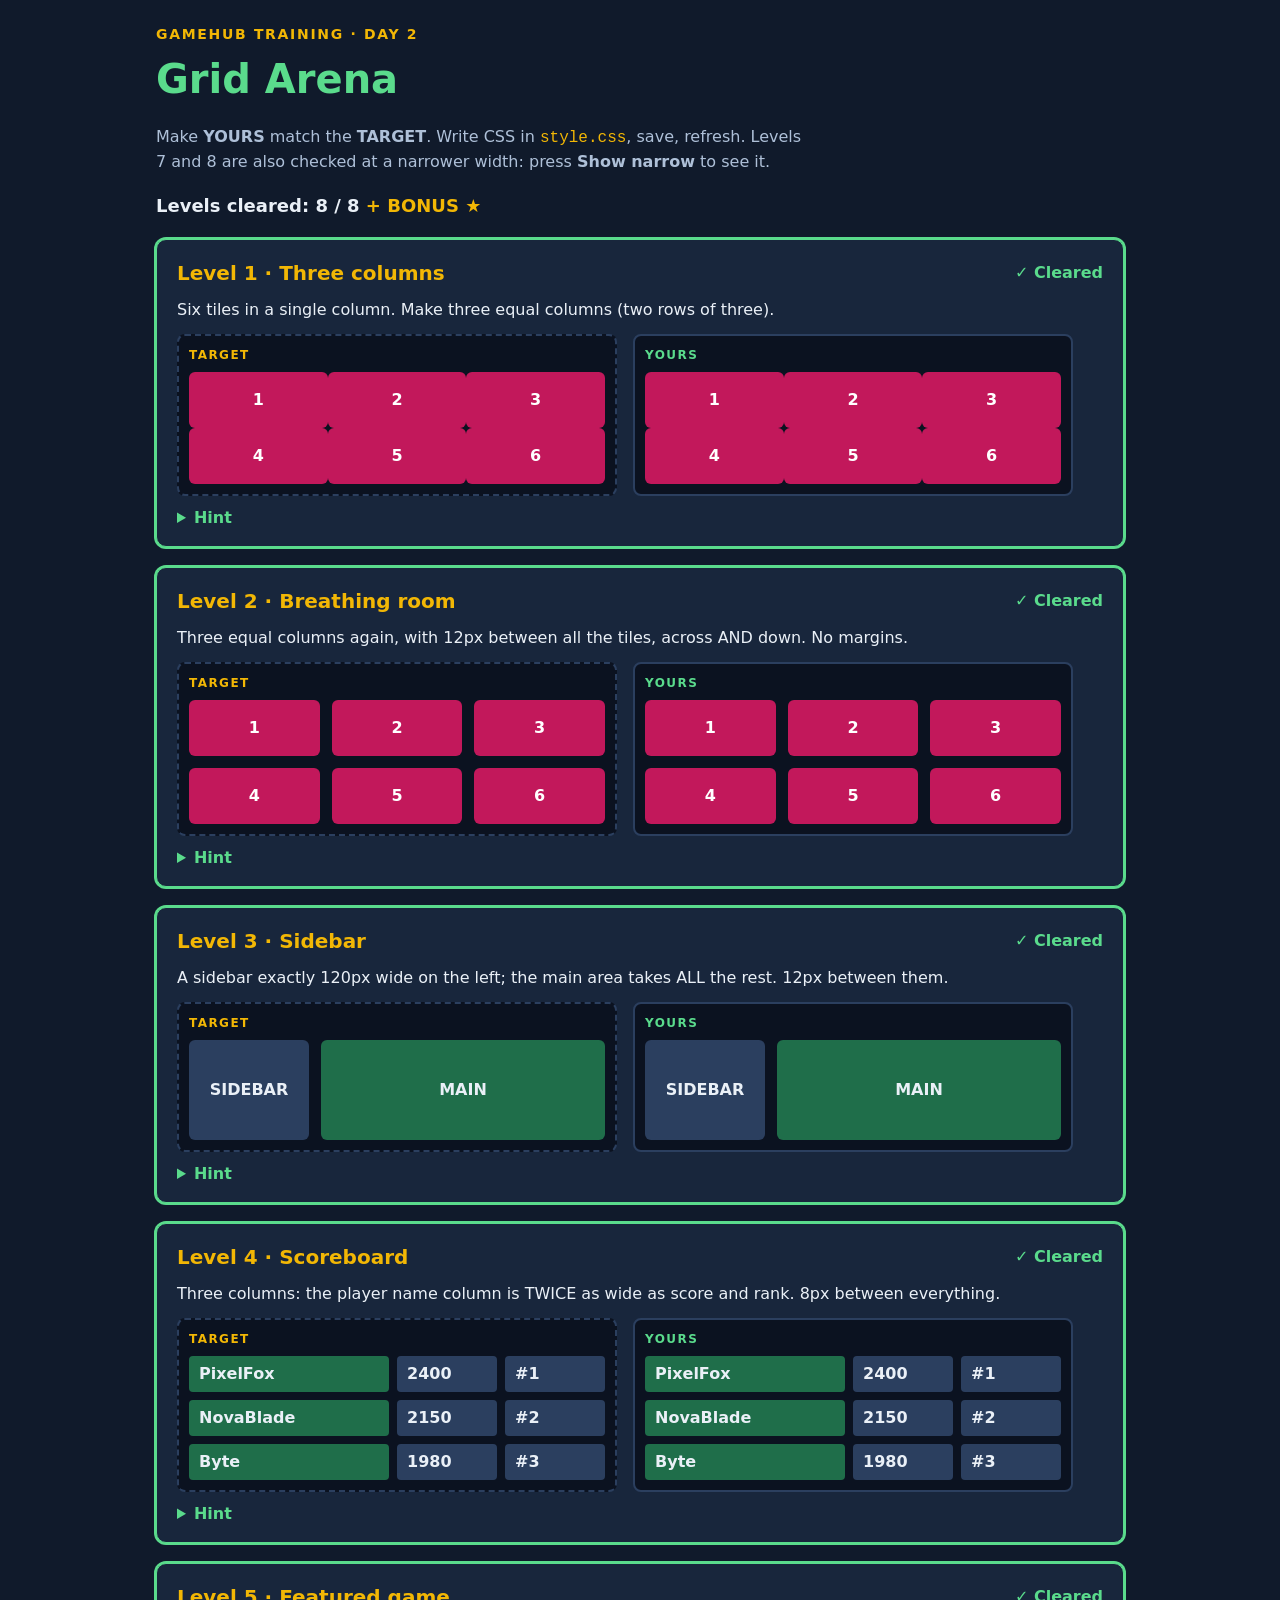
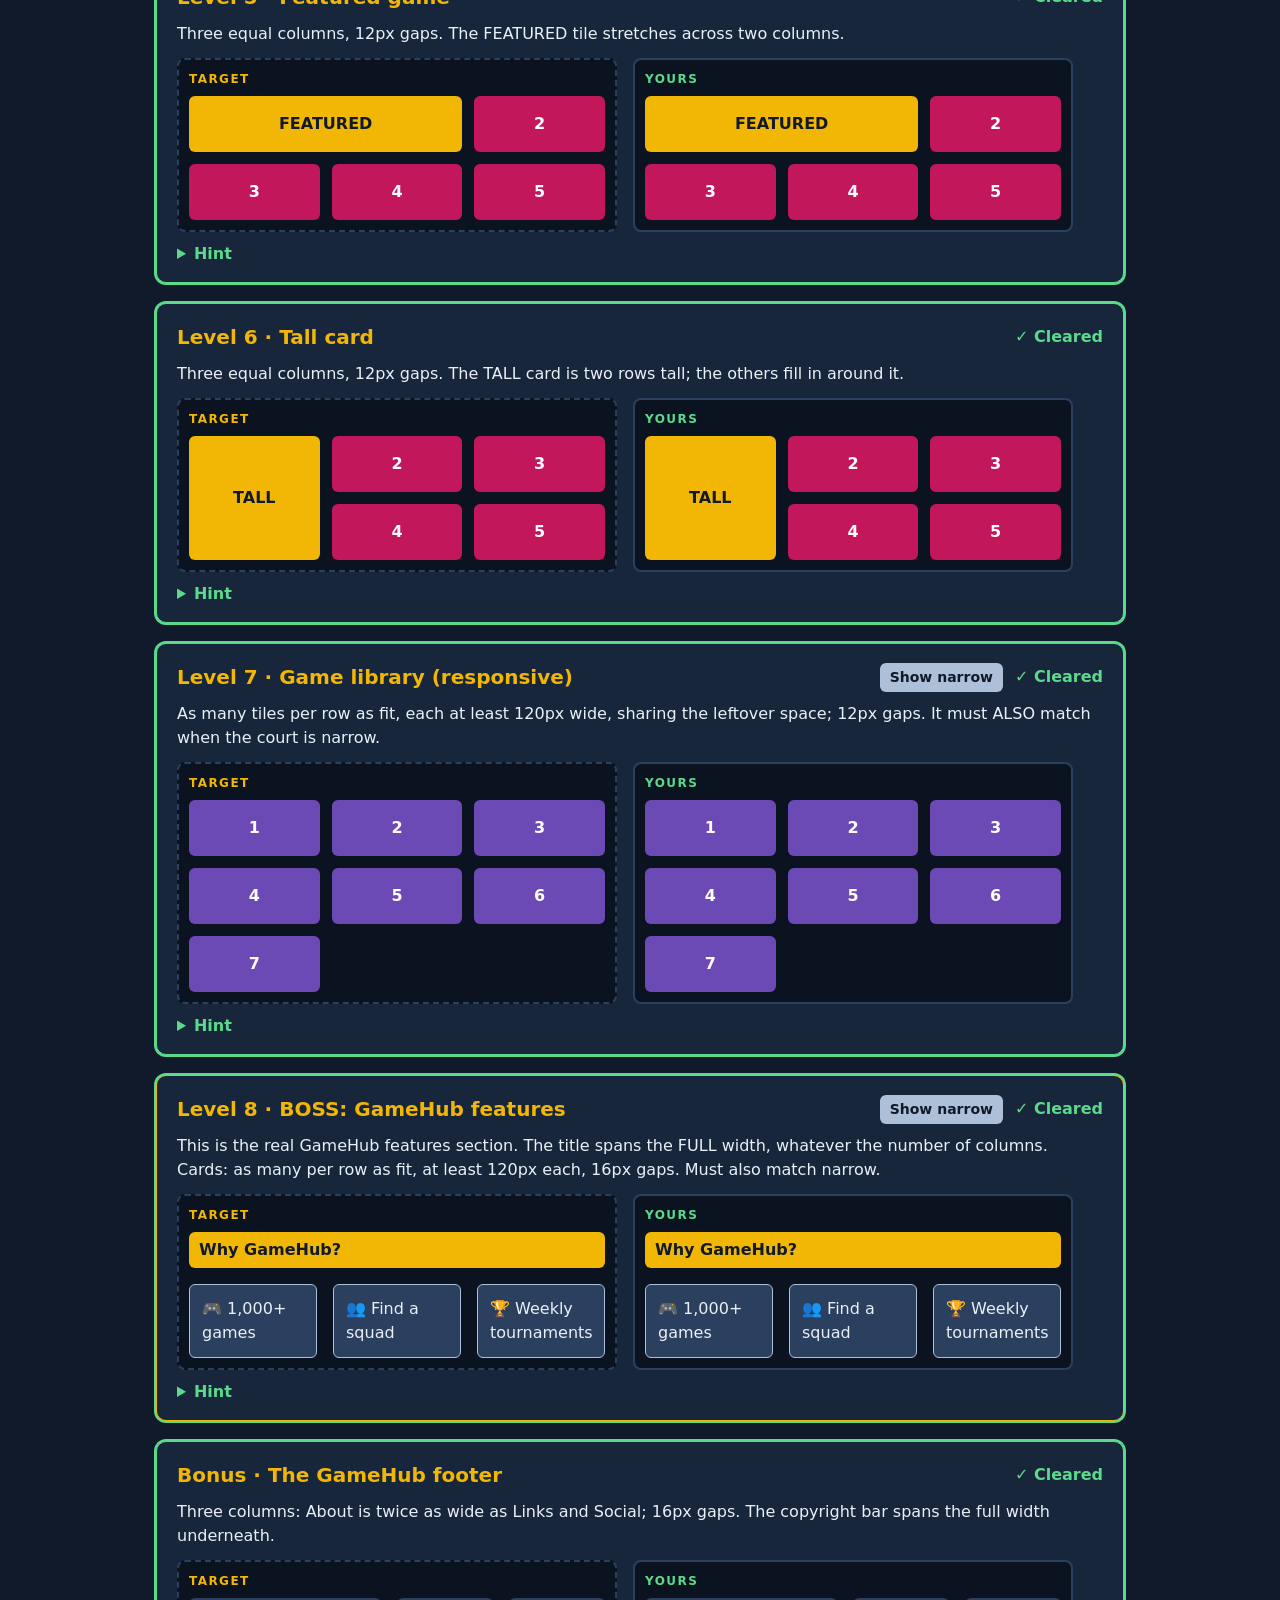
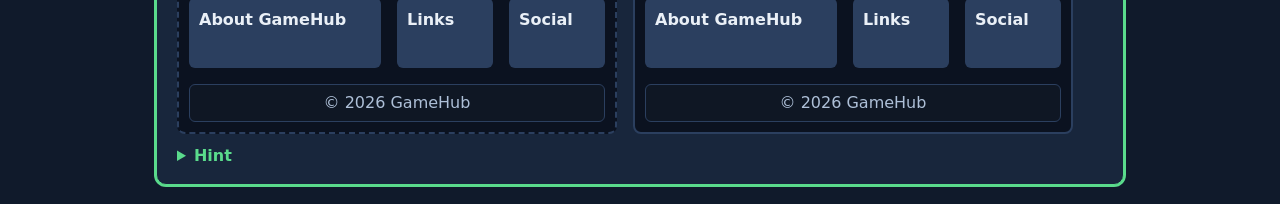
<file: Lesson-08-Grid/grid-arena/grid-arena/arena.html>
<!DOCTYPE html>
<html lang="en">

<head>
    <meta charset="UTF-8">
    <meta name="viewport" content="width=device-width, initial-scale=1.0">
    <title>Grid Arena · GameHub Training</title>
    <!-- arena.css draws the arena and the TARGET courts. Don't edit it. -->
    <link rel="stylesheet" href="arena.css">
    <!-- style.css is YOUR file. All your work goes there. -->
    <link rel="stylesheet" href="style.css">
</head>

<body>
    <header class="arena-top">
        <p class="kicker">GameHub training · Day 2</p>
        <h1>Grid Arena</h1>
        <p class="lead">Make <b>YOURS</b> match the <b>TARGET</b>. Write CSS in <code>style.css</code>, save, refresh.
            Levels 7 and 8 are also checked at a narrower width: press <b>Show narrow</b> to see it.</p>
        <p class="score" aria-live="polite">Levels cleared: <span id="cleared">0</span> / 8 <span id="bonus"></span></p>
    </header>

    <main>
        <!-- LEVEL 1 -->
        <section class="level" aria-labelledby="h-l1">
            <div class="level-head">
                <h2 id="h-l1">Level 1 · Three columns</h2>
                <div class="head-right">
                    <p class="status">Not yet</p>
                </div>
            </div>
            <p class="goal">Six tiles in a single column. Make three equal columns (two rows of three).</p>
            <div class="courts">
                <div class="court target">
                    <div class="t1">
                        <div class="cell" data-k>1</div>
                        <div class="cell" data-k>2</div>
                        <div class="cell" data-k>3</div>
                        <div class="cell" data-k>4</div>
                        <div class="cell" data-k>5</div>
                        <div class="cell" data-k>6</div>
                    </div>
                </div>
                <div class="court yours">
                    <div class="l1">
                        <div class="cell" data-k>1</div>
                        <div class="cell" data-k>2</div>
                        <div class="cell" data-k>3</div>
                        <div class="cell" data-k>4</div>
                        <div class="cell" data-k>5</div>
                        <div class="cell" data-k>6</div>
                    </div>
                </div>
            </div>
            <details>
                <summary>Hint</summary>Two properties on <code>.l1</code>: turn grid on, then describe the columns.
                <code>1fr</code> means one share.
            </details>
        </section>
        <!-- LEVEL 2 -->
        <section class="level" aria-labelledby="h-l2">
            <div class="level-head">
                <h2 id="h-l2">Level 2 · Breathing room</h2>
                <div class="head-right">
                    <p class="status">Not yet</p>
                </div>
            </div>
            <p class="goal">Three equal columns again, with 12px between all the tiles, across AND down. No margins.</p>
            <div class="courts">
                <div class="court target">
                    <div class="t2">
                        <div class="cell" data-k>1</div>
                        <div class="cell" data-k>2</div>
                        <div class="cell" data-k>3</div>
                        <div class="cell" data-k>4</div>
                        <div class="cell" data-k>5</div>
                        <div class="cell" data-k>6</div>
                    </div>
                </div>
                <div class="court yours">
                    <div class="l2">
                        <div class="cell" data-k>1</div>
                        <div class="cell" data-k>2</div>
                        <div class="cell" data-k>3</div>
                        <div class="cell" data-k>4</div>
                        <div class="cell" data-k>5</div>
                        <div class="cell" data-k>6</div>
                    </div>
                </div>
            </div>
            <details>
                <summary>Hint</summary>The same <code>gap</code> you used in flexbox works in grid, in both directions.
                Try <code>repeat(3, 1fr)</code> to avoid typing 1fr three times.
            </details>
        </section>
        <!-- LEVEL 3 -->
        <section class="level" aria-labelledby="h-l3">
            <div class="level-head">
                <h2 id="h-l3">Level 3 · Sidebar</h2>
                <div class="head-right">
                    <p class="status">Not yet</p>
                </div>
            </div>
            <p class="goal">A sidebar exactly 120px wide on the left; the main area takes ALL the rest. 12px between
                them.</p>
            <div class="courts">
                <div class="court target">
                    <div class="t3">
                        <div class="side" data-k>SIDEBAR</div>
                        <div class="main" data-k>MAIN</div>
                    </div>
                </div>
                <div class="court yours">
                    <div class="l3">
                        <div class="side" data-k>SIDEBAR</div>
                        <div class="main" data-k>MAIN</div>
                    </div>
                </div>
            </div>
            <details>
                <summary>Hint</summary>You can mix units: a fixed <code>px</code> column and a <code>fr</code> column
                that takes what's left.
            </details>
        </section>
        <!-- LEVEL 4 -->
        <section class="level" aria-labelledby="h-l4">
            <div class="level-head">
                <h2 id="h-l4">Level 4 · Scoreboard</h2>
                <div class="head-right">
                    <p class="status">Not yet</p>
                </div>
            </div>
            <p class="goal">Three columns: the player name column is TWICE as wide as score and rank. 8px between
                everything.</p>
            <div class="courts">
                <div class="court target">
                    <div class="t4">
                        <div class="sc name" data-k>PixelFox</div>
                        <div class="sc" data-k>2400</div>
                        <div class="sc" data-k>#1</div>
                        <div class="sc name" data-k>NovaBlade</div>
                        <div class="sc" data-k>2150</div>
                        <div class="sc" data-k>#2</div>
                        <div class="sc name" data-k>Byte</div>
                        <div class="sc" data-k>1980</div>
                        <div class="sc" data-k>#3</div>
                    </div>
                </div>
                <div class="court yours">
                    <div class="l4">
                        <div class="sc name" data-k>PixelFox</div>
                        <div class="sc" data-k>2400</div>
                        <div class="sc" data-k>#1</div>
                        <div class="sc name" data-k>NovaBlade</div>
                        <div class="sc" data-k>2150</div>
                        <div class="sc" data-k>#2</div>
                        <div class="sc name" data-k>Byte</div>
                        <div class="sc" data-k>1980</div>
                        <div class="sc" data-k>#3</div>
                    </div>
                </div>
            </div>
            <details>
                <summary>Hint</summary>Shares don't have to be equal: <code>2fr</code> gets twice as much as
                <code>1fr</code>.
            </details>
        </section>
        <!-- LEVEL 5 -->
        <section class="level" aria-labelledby="h-l5">
            <div class="level-head">
                <h2 id="h-l5">Level 5 · Featured game</h2>
                <div class="head-right">
                    <p class="status">Not yet</p>
                </div>
            </div>
            <p class="goal">Three equal columns, 12px gaps. The FEATURED tile stretches across two columns.</p>
            <div class="courts">
                <div class="court target">
                    <div class="t5">
                        <div class="cell big" data-k>FEATURED</div>
                        <div class="cell" data-k>2</div>
                        <div class="cell" data-k>3</div>
                        <div class="cell" data-k>4</div>
                        <div class="cell" data-k>5</div>
                    </div>
                </div>
                <div class="court yours">
                    <div class="l5">
                        <div class="cell big" data-k>FEATURED</div>
                        <div class="cell" data-k>2</div>
                        <div class="cell" data-k>3</div>
                        <div class="cell" data-k>4</div>
                        <div class="cell" data-k>5</div>
                    </div>
                </div>
            </div>
            <details>
                <summary>Hint</summary>Set up the grid on <code>.l5</code>. Then tell <code>.l5 .big</code> how many
                columns to <b>span</b>.
            </details>
        </section>
        <!-- LEVEL 6 -->
        <section class="level" aria-labelledby="h-l6">
            <div class="level-head">
                <h2 id="h-l6">Level 6 · Tall card</h2>
                <div class="head-right">
                    <p class="status">Not yet</p>
                </div>
            </div>
            <p class="goal">Three equal columns, 12px gaps. The TALL card is two rows tall; the others fill in around
                it.</p>
            <div class="courts">
                <div class="court target">
                    <div class="t6">
                        <div class="cell tall" data-k>TALL</div>
                        <div class="cell" data-k>2</div>
                        <div class="cell" data-k>3</div>
                        <div class="cell" data-k>4</div>
                        <div class="cell" data-k>5</div>
                    </div>
                </div>
                <div class="court yours">
                    <div class="l6">
                        <div class="cell tall" data-k>TALL</div>
                        <div class="cell" data-k>2</div>
                        <div class="cell" data-k>3</div>
                        <div class="cell" data-k>4</div>
                        <div class="cell" data-k>5</div>
                    </div>
                </div>
            </div>
            <details>
                <summary>Hint</summary>Like Level 5, but rows instead of columns.
            </details>
        </section>
        <!-- LEVEL 7 -->
        <section class="level" data-widths="416 280" aria-labelledby="h-l7">
            <div class="level-head">
                <h2 id="h-l7">Level 7 · Game library (responsive)</h2>
                <div class="head-right"><button type="button" class="narrow-btn" aria-pressed="false">Show
                        narrow</button>
                    <p class="status">Not yet</p>
                </div>
            </div>
            <p class="goal">As many tiles per row as fit, each at least 120px wide, sharing the leftover space; 12px
                gaps. It must ALSO match when the court is narrow.</p>
            <div class="courts">
                <div class="court target">
                    <div class="t7">
                        <div class="game" data-k>1</div>
                        <div class="game" data-k>2</div>
                        <div class="game" data-k>3</div>
                        <div class="game" data-k>4</div>
                        <div class="game" data-k>5</div>
                        <div class="game" data-k>6</div>
                        <div class="game" data-k>7</div>
                    </div>
                </div>
                <div class="court yours">
                    <div class="l7">
                        <div class="game" data-k>1</div>
                        <div class="game" data-k>2</div>
                        <div class="game" data-k>3</div>
                        <div class="game" data-k>4</div>
                        <div class="game" data-k>5</div>
                        <div class="game" data-k>6</div>
                        <div class="game" data-k>7</div>
                    </div>
                </div>
            </div>
            <details>
                <summary>Hint</summary><code>repeat(3, 1fr)</code> looks right here but fails narrow. You need
                <code>repeat(auto-fit, minmax(&hellip;, &hellip;))</code>.
            </details>
        </section>
        <!-- LEVEL 8 -->
        <section class="level boss" data-widths="416 280" aria-labelledby="h-l8">
            <div class="level-head">
                <h2 id="h-l8">Level 8 · BOSS: GameHub features</h2>
                <div class="head-right"><button type="button" class="narrow-btn" aria-pressed="false">Show
                        narrow</button>
                    <p class="status">Not yet</p>
                </div>
            </div>
            <p class="goal">This is the real GameHub features section. The title spans the FULL width, whatever the
                number of columns. Cards: as many per row as fit, at least 120px each, 16px gaps. Must also match
                narrow.</p>
            <div class="courts">
                <div class="court target">
                    <div class="t8">
                        <div class="title" data-k>Why GameHub?</div>
                        <div class="card" data-k>🎮 1,000+ games</div>
                        <div class="card" data-k>👥 Find a squad</div>
                        <div class="card" data-k>🏆 Weekly tournaments</div>
                    </div>
                </div>
                <div class="court yours">
                    <div class="l8">
                        <div class="title" data-k>Why GameHub?</div>
                        <div class="card" data-k>🎮 1,000+ games</div>
                        <div class="card" data-k>👥 Find a squad</div>
                        <div class="card" data-k>🏆 Weekly tournaments</div>
                    </div>
                </div>
            </div>
            <details>
                <summary>Hint</summary>Level 7's columns, plus one rule on <code>.l8 .title</code>. <code>span 3</code>
                breaks when there are only 2 columns: span from the first line to the last line instead
                (<code>1 / -1</code>).
            </details>
        </section>
        <!-- BONUS -->
        <section class="level bonus" aria-labelledby="h-l9">
            <div class="level-head">
                <h2 id="h-l9">Bonus · The GameHub footer</h2>
                <div class="head-right">
                    <p class="status">Not yet</p>
                </div>
            </div>
            <p class="goal">Three columns: About is twice as wide as Links and Social; 16px gaps. The copyright bar
                spans the full width underneath.</p>
            <div class="courts">
                <div class="court target">
                    <div class="t9">
                        <div class="fcol" data-k>About GameHub</div>
                        <div class="fcol" data-k>Links</div>
                        <div class="fcol" data-k>Social</div>
                        <div class="bottom" data-k>© 2026 GameHub</div>
                    </div>
                </div>
                <div class="court yours">
                    <div class="l9">
                        <div class="fcol" data-k>About GameHub</div>
                        <div class="fcol" data-k>Links</div>
                        <div class="fcol" data-k>Social</div>
                        <div class="bottom" data-k>© 2026 GameHub</div>
                    </div>
                </div>
            </div>
            <details>
                <summary>Hint</summary>Level 4's column idea plus Level 8's full-width trick.
            </details>
        </section>
    </main>

    <script src="check.js"></script>
</body>

</html>
</file>
<file: Lesson-01-Intro-to-CSS/css/style.css>
body{background-color: #101A2B;
    color: white;}
.stats{background-color:blanchedalmond;
    color:black}
#player{background-color:chartreuse}
</file>
<file: Lesson-02-Selectors/style.css>
h1, h2 {font-family: 'Courier New', Courier, monospace}
.player-card p {color:#F2B705}
.player-card btn {background-color:#F2B705}

#banner {border-bottom: 3xp solid #5ADB8C}

.about {font-style:italic}

.tag, .stat {font-weight:bold}
</file>
<file: Lesson-01-Intro-to-CSS/player-profile/themes/minimal.css>
/* =========================================================
   MINIMAL THEME  ·  ready-made skin for Lesson 1
   You don't need to understand every line yet.
   By the end of Unit 2, you will.
   ========================================================= */

body {
    background-color: #fbfaf7;          /* warm paper */
    color: #222222;
    font-family: Georgia, "Times New Roman", serif;
    line-height: 1.6;
    margin: 0;
    padding: 24px;
}

header {
    border-bottom: 1px solid #222222;
    padding-bottom: 8px;
}

h1 {
    font-size: 42px;
    font-weight: normal;
    margin: 0;
}

h2 {
    font-size: 15px;
    font-family: Arial, Helvetica, sans-serif;
    letter-spacing: 2px;
    text-transform: uppercase;
    color: #6b6b6b;
}

.tagline {
    color: #6b6b6b;
    font-style: italic;
    margin: 0;
}

.player-card {
    margin-top: 16px;
}

.tag {
    border-bottom: 2px solid #c0392b;   /* one red accent */
}

.stat {
    font-weight: bold;
}

.btn {
    color: #c0392b;
    font-family: Arial, Helvetica, sans-serif;
    font-weight: bold;
}

footer {
    color: #6b6b6b;
    font-size: 14px;
    margin-top: 24px;
}
</file>
<file: Lesson-01-Intro-to-CSS/player-profile/themes/neon.css>
/* =========================================================
   NEON ESPORTS THEME  ·  ready-made skin for Lesson 1
   You don't need to understand every line yet.
   By the end of Unit 2, you will.
   ========================================================= */

body {
    background-color: #05070d;          /* almost black */
    color: #dce6f5;
    font-family: "Trebuchet MS", "Segoe UI", sans-serif;
    margin: 0;
    padding: 24px;
}

header {
    border-bottom: 2px solid #00e5ff;   /* cyan underline */
    padding-bottom: 12px;
}

h1 {
    color: #00e5ff;
    font-size: 44px;
    font-style: italic;
    margin: 0;
    text-shadow: 0 0 12px #00e5ff;      /* the glow */
}

h2 {
    color: #ff3df2;                     /* magenta */
    font-style: italic;
}

.tagline {
    color: #8fa3bf;
    margin: 4px 0 0;
}

.player-card {
    background-color: #0d1424;
    border: 1px solid #ff3df2;
    border-radius: 10px;
    padding: 4px 20px 20px;
    margin-top: 20px;
}

.tag {
    border: 1px solid #00e5ff;
    color: #00e5ff;
    border-radius: 999px;
    padding: 2px 10px;
}

.stat {
    color: #ffffff;
    font-weight: bold;
}

.btn {
    display: inline-block;
    border: 2px solid #ff3df2;
    color: #ff3df2;
    padding: 10px 18px;
    border-radius: 6px;
    text-decoration: none;
    font-weight: bold;
}

footer {
    color: #8fa3bf;
    margin-top: 24px;
}
</file>
<file: Lesson-01-Intro-to-CSS/player-profile/themes/arcade.css>
/* =========================================================
   ARCADE THEME  ·  ready-made skin for Lesson 1
   You don't need to understand every line yet.
   By the end of Unit 2, you will.
   ========================================================= */

body {
    background-color: #1a1033;          /* deep purple cabinet */
    color: #f5f0ff;                     /* near-white text */
    font-family: "Courier New", Courier, monospace;
    margin: 0;
    padding: 24px;
}

header {
    border: 4px solid #ffd23f;          /* gold marquee frame */
    padding: 12px 20px;
    text-align: center;
}

h1 {
    color: #ffd23f;
    font-size: 40px;
    letter-spacing: 4px;
    text-transform: uppercase;
    margin: 0;
}

h2 {
    color: #3ef0c8;                     /* mint */
    text-transform: uppercase;
}

.tagline {
    color: #c9b8ff;
    margin: 6px 0 0;
}

.player-card {
    border: 4px dashed #3ef0c8;
    padding: 4px 20px 20px;
    margin-top: 20px;
}

.tag {
    background-color: #ff5ca8;          /* hot pink pill */
    color: #1a1033;
    padding: 2px 8px;
}

.stat {
    color: #ffd23f;
    font-weight: bold;
}

.btn {
    display: inline-block;
    background-color: #ffd23f;
    color: #1a1033;
    padding: 10px 18px;
    text-decoration: none;
    font-weight: bold;
}

footer {
    color: #c9b8ff;
    text-align: center;
    margin-top: 24px;
}
</file>
<file: Lesson-02-Selectors/squad-page/style.css>
/* style.css · squad page (after Lesson 2A) */

body {
    background-color: #101A2B;
    color: #EAF0F7;
    font-family:'Times New Roman', Times, serif
}

h1 {
    color: #5ADB8C;
    font-size: 40px;
}

.tag {
    background-color: #2B3F5F;
    color: #5ADB8C;
}

/* only the captain: # = id */
#captain {
    border: 2px solid #F2B705;
}
/* descendant (space): */
.player-card p{color:#AEC0D8}

/* comma = "and": one rule, two selectors */
h2, h3 {
    color: #F2B705;
}

/* links inside the nav: readable on navy */
nav a {
    color: white;
}
/* child (>) means nested directly inside */

li+li{border-top: 1px solid yellow;}
</file>
<file: Lesson-02-Selectors/2C-Pseudo-Selectors/squad-page/style.css>
/* style.css · squad page (after Lesson 2B) */

body {
    background-color: #101A2B;
    color: #EAF0F7;
}

h1 {
    color: #5ADB8C;
    font-size: 40px;
}

.tag {
    background-color: #2B3F5F;
    color: #5ADB8C;
}

/* group: every <h2> AND every <h3> */
h2, h3 {
    color: #F2B705;
}

/* class selector: every class="player-card" */
.player-card {
    border: 1px solid #2B3F5F;
    padding: 4px 14px;
    margin: 10px 0;
}

/* id selector: the one id="captain" */
#captain {
    border: 2px solid #F2B705;
}

/* descendant (space): only <p> INSIDE a card */
.player-card p {
    color: #AEC0D8;
}

/* descendant (space): only links INSIDE the nav */
nav a {
    color: #5ADB8C;
}

/* child (>): a <p> DIRECTLY inside #matches */
#matches > p {
    font-style: italic;
}

/* adjacent sibling (+): an <li> right AFTER an <li> */
li + li {
    border-top: 1px solid #2B3F5F;
}

/* NEW in 2C: the button, before any states */
.join {
    background-color: #5ADB8C;
    color: #101A2B;
    border: none;
    padding: 10px 20px;
    font-size: 18px;
    border-radius: 8px;
}

/* ===== Lesson 2C: pseudo-classes. Add your rules below. =====
   Code along 1  nav a:hover
   Code along 2  .join:hover  .join:active  .join:focus
   Code along 3  .results li:first-child  .results li:last-child
   Code along 4  .results li:nth-child(even)
   Remember: NO space before the colon.
*/

nav a:hover {
    color:white;
    text-decoration:none;
}
.join:hover{
    background-color:#F2B705;
}

.join:active {
    transform: scale(.9);
}

.join:focus {
    outline: 3px solid purple;  
}
/* .results li:first-child {
    background-color:#F2B705;
}
.results li:last-child {
    background-color:blue;
}
.results li:nth-child(even) {
    color:green;
}
.results li:nth-child(odd) {
    background-color:black;
} */
/* .results li:nth-child(3) {
    background-color:red;
} */
/* 
.results li:nth-child(odd){
    background-color:red
} */
.results li:nth-child(4n+2){
    background-color:rgb(47, 198, 47)
}
</file>
<file: Lesson-07-Flexbox/flexbox-arena/arena.css>
/* arena.css · Flexbox Arena · DON'T EDIT THIS FILE
   It draws the page and the TARGET courts (.t1 ... .t9). */

* { box-sizing: border-box; }

body {
    margin: 0;
    background-color: #101A2B;
    color: #EAF0F7;
    font-family: system-ui, "Segoe UI", Arial, sans-serif;
    line-height: 1.5;
}

.arena-top, main { max-width: 1000px; margin: 0 auto; padding: 0 16px; }
.arena-top { padding-top: 24px; }
.kicker { color: #F2B705; text-transform: uppercase; letter-spacing: 0.12em; font-size: 0.875rem; font-weight: 700; margin: 0; }
h1 { color: #5ADB8C; font-size: 2.5rem; margin: 4px 0; }
.lead { color: #AEC0D8; max-width: 640px; }
code { font-family: Consolas, "Cascadia Mono", monospace; color: #F2B705; }
.score { font-weight: 700; font-size: 1.125rem; }
#bonus { color: #F2B705; }

.level { background-color: #18263C; border: 1px solid #2B3F5F; border-radius: 10px; padding: 12px 20px 16px; margin: 20px 0; }
.level.cleared { border-color: #5ADB8C; box-shadow: 0 0 0 2px #5ADB8C; }
.level.boss { border-color: #F2B705; }
.level-head { display: flex; justify-content: space-between; align-items: center; gap: 12px; flex-wrap: wrap; }
.level h2 { margin: 6px 0; font-size: 1.25rem; color: #F2B705; }
.status { margin: 0; font-weight: 700; color: #AEC0D8; }
.level.cleared .status { color: #5ADB8C; }
.goal { margin: 4px 0 12px; }
details { margin-top: 10px; color: #AEC0D8; }
summary { cursor: pointer; color: #5ADB8C; font-weight: 600; }
summary:focus-visible { outline: 3px solid #F2B705; outline-offset: 2px; }

/* the two courts, side by side when there's room */
.courts { display: flex; flex-wrap: wrap; gap: 16px; }
.court { width: 440px; max-width: 100%; overflow-x: auto; background-color: #0B1220; border: 2px solid #2B3F5F; border-radius: 8px; padding: 10px; position: relative; }
.court > div { width: 416px; }
.court::before { display: block; font-size: 0.75rem; font-weight: 700; letter-spacing: 0.12em; margin-bottom: 8px; }
.court.target::before { content: "TARGET"; color: #F2B705; }
.court.yours::before { content: "YOURS"; color: #5ADB8C; }
.court.target { border-style: dashed; }

/* the pieces (same in both courts) */
.tile, .game { width: 64px; height: 64px; display: grid; place-items: center; background-color: #C2185B; color: #fff; font-weight: 700; border-radius: 6px; }
.game { width: 120px; height: 56px; background-color: #6C4AB6; }
.logo { height: 48px; padding: 0 14px; display: grid; place-items: center; background-color: #5ADB8C; color: #101A2B; font-weight: 800; border-radius: 6px; }
.menu { height: 28px; width: 90px; display: grid; place-items: center; background-color: #2B3F5F; font-size: 0.75rem; font-weight: 700; border-radius: 4px; }
.play { padding: 10px 22px; background-color: #F2B705; color: #101A2B; font-weight: 800; border-radius: 999px; }
.item { height: 34px; padding: 0 12px; display: grid; align-items: center; background-color: #2B3F5F; border-radius: 4px; }
.card { padding: 12px; background-color: #2B3F5F; border: 1px solid #AEC0D8; border-radius: 6px; }
.links a { color: #5ADB8C; font-weight: 600; }
.pic { height: 90px; display: grid; place-items: center; background-color: #6C4AB6; font-weight: 700; border-radius: 6px; }
.text { padding: 8px; }

/* courts with a fixed height */
.t3, .l3 { min-height: 64px; background-color: #18263C; padding: 8px; }
.t4, .l4 { height: 160px; background-color: #18263C; }
.t8, .l8 { min-height: 64px; background-color: #18263C; padding: 8px 12px; }

/* ===== TARGETS (no peeking: the fun is in working it out) ===== */
.t1 { display: flex; }
.t2 { display: flex; gap: 16px; }
.t3 { display: flex; justify-content: space-between; align-items: center; }
.t4 { display: flex; justify-content: center; align-items: center; }
.t5 { display: flex; flex-direction: column; gap: 8px; }
.t6 { display: flex; gap: 12px; }
.t6 .card { flex: 1; }
.t7 { display: flex; flex-wrap: wrap; gap: 12px; }
.t8 { display: flex; justify-content: space-between; align-items: center; }
.t8 .links { display: flex; gap: 16px; }
.t9 { display: flex; flex-direction: row-reverse; gap: 16px; }
.t9 .pic, .t9 .text { flex: 1; }
</file>
<file: Lesson-07-Flexbox/flexbox-arena/style.css>
/* style.css · Flexbox Arena · YOUR FILE
   Write your CSS inside each rule. Save, then refresh the page.
   A level turns green when YOURS matches the TARGET exactly. */

/* LEVEL 1 · Line up ▸ the tiles in a row */
.l1 {
   display: flex;
}

/* LEVEL 2 · Breathing room ▸ a row with 16px between the tiles */
.l2 {
   display: flex;
   gap: 16px;
}

/* LEVEL 3 · Navbar ▸ logo left, menu right, both centered top to bottom */
.l3 {
   display: flex;
   justify-content: space-between;
}

/* LEVEL 4 · Press start ▸ PLAY in the dead center */
.l4 {
   display: flex;
   justify-content: center;
   align-items: center;

}

/* LEVEL 5 · Side menu ▸ a column with 8px between buttons */
.l5 {
   display: flex;
   flex-direction: column;
   gap: 8px;

}

/* LEVEL 6 · Fair fight ▸ three equal-width cards, 12px apart (TWO rules) */
.l6 {
   display: flex;
   gap: 12px;


}

.l6 .card {
   flex: 1;

}

/* LEVEL 7 · Game library ▸ rows of tiles, 12px apart, wrapping to a new line */
.l7 {
   display: flex;
   gap: 12px;
   flex-wrap: wrap;

}

/* LEVEL 8 · BOSS ▸ the GameHub header (TWO rules: the header and the nav) */
.l8 {
   display: flex;
   justify-content: space-between;
   align-items: center;


}

.l8 .links {
   display: flex;
   gap: 16px;

}

/* BONUS · Flip it ▸ picture on the right, equal halves, 16px apart (TWO rules) */
.l9 {

}

.l9 .pic,
.l9 .text {

}
</file>
<file: Lesson-09-Layout-Rescue/layout-rescue/style.css>
/* ============================================================
   Layout Rescue - style.css
   PART A (given): colors, fonts, borders. Do not change it.
   PART B (yours): the layout. Only flexbox and grid.
   ============================================================ */

/* ---------- PART A: given styles ---------- */
* { box-sizing: border-box; }
body { margin: 0; font-family: system-ui, Arial, sans-serif; color: #1f2933; background: #f5f7fa; }
a { color: inherit; text-decoration: none; }
section, footer { padding: 48px 32px; }

.nav { background: #1f2933; color: #fff; padding: 16px 32px; }
.logo { font-weight: 700; font-size: 1.4rem; }
.links { list-style: none; margin: 0; padding: 0; }
.links a { padding: 8px 12px; border-radius: 6px; }
.links a:hover { background: #3e4c59; }

.hero { background: #0b6e4f; color: #fff; text-align: center; padding: 32px; min-height: 420px; }
.hero h1 { font-size: 2.6rem; margin: 0 0 12px; }
.btn { background: #fff; color: #0b6e4f; padding: 12px 28px; border-radius: 8px; font-weight: 700; margin-top: 16px; }

.card { background: #fff; border: 1px solid #d9e2ec; border-radius: 12px; padding: 24px; }
.card h2 { margin-top: 0; color: #0b6e4f; }

.photo { background: #d9e2ec; border-radius: 10px; height: 140px; padding: 16px; font-weight: 700; }

.tile { background: #102a43; color: #fff; border-radius: 12px; padding: 20px; min-height: 120px; font-weight: 700; }
.tile.big { background: #0b6e4f; font-size: 1.6rem; }

.footer { background: #1f2933; color: #fff; }
.col h3 { margin: 0 0 4px; }
.col p { margin: 0; color: #bcccdc; }

/* ---------- PART B: your layout ---------- */
/* For each section: above your rule, write ONE comment line:
   flex or grid, and why.  Example:  flex - one row of items.
   Open targets.html to see the goal. The green checks at the
   bottom of your page tell you when a section is right. */

/* SECTION 1 - nav: logo on the left, links on the right,
   both centered up and down. The 4 links sit in a row. */
/* why: after doing flex, I made the logo and links on opposite sides.
I then did felx on the links to make them go horizontally.*/
.nav {
   display: flex;
   justify-content: space-between;
}
.links {
   display: flex;
}

/* SECTION 2 - hero: title, line and button stacked in a
   column, centered left-right AND up-down in the green box. */
/* why: after doing flex, i centered it vertically and horizontally*/
.hero {
   display: flex;
   flex-direction: column;
   align-items: center;
   justify-content: space-between;
}

/* SECTION 3 - features: 3 cards in one row, equal widths,
   24px apart. */
/* why: 3 1frs make three equal columns and gap 24px makes a gap of 24 px*/
.features {
   display: grid;
   grid-template-columns: 1fr 1fr 1fr;
   gap: 24px
}
.card {
}

/* SECTION 4 - gallery: 3 columns, 2 rows, 16px gaps. */
/* why: I made a grid with 3 equal sections and gap of 16px*/
.gallery {
   display: grid;
   grid-template-columns: 1fr 1fr 1fr;
   gap: 16px
}

/* SECTION 5 - bento: 4 columns. The big tile is 2 columns
   wide and 2 rows tall; the 4 small tiles fill the rest. */
/* why: I made a grid with 4 equal columns and gap fo 16px.*/
.bento {
   display: grid;
   grid-template-columns: repeat(4, 1fr);
   gap: 16px;
}
.big {
   grid-column: span 2;
   grid-row: span 2;
}

/* SECTION 6 - footer: 3 columns, the first at the left edge,
   the last at the right edge; they wrap when the window is narrow. */
/* why: the footer already worked*/
.footer {
}

/* DONE EARLY (stretch):
   1. Gallery: let it pick 1, 2 or 3 columns by itself as the
      window changes: repeat(auto-fit, minmax(220px, 1fr)).
   2. Bento: make the big tile 3 columns wide. Where do the small
      tiles go? Write what you see in a comment, then put it back.
   3. Features: add flex-wrap: wrap and give .card a min-width of
      260px. Make the window narrow. What happens? Write it down. */
</file>
<file: Lesson-08-Grid/grid-arena/grid-arena/arena.css>
/* arena.css · Grid Arena · DON'T EDIT THIS FILE
   It draws the page and the TARGET courts (.t1 ... .t9). */

* { box-sizing: border-box; }

body {
    margin: 0;
    background-color: #101A2B;
    color: #EAF0F7;
    font-family: system-ui, "Segoe UI", Arial, sans-serif;
    line-height: 1.5;
}

.arena-top, main { max-width: 1000px; margin: 0 auto; padding: 0 16px; }
.arena-top { padding-top: 24px; }
.kicker { color: #F2B705; text-transform: uppercase; letter-spacing: 0.12em; font-size: 0.875rem; font-weight: 700; margin: 0; }
h1 { color: #5ADB8C; font-size: 2.5rem; margin: 4px 0; }
.lead { color: #AEC0D8; max-width: 660px; }
code { font-family: Consolas, "Cascadia Mono", monospace; color: #F2B705; }
.score { font-weight: 700; font-size: 1.125rem; }
#bonus { color: #F2B705; }

.level { background-color: #18263C; border: 1px solid #2B3F5F; border-radius: 10px; padding: 12px 20px 16px; margin: 20px 0; }
.level.cleared { border-color: #5ADB8C; box-shadow: 0 0 0 2px #5ADB8C; }
.level.boss { border-color: #F2B705; }
.level-head { display: flex; justify-content: space-between; align-items: center; gap: 12px; flex-wrap: wrap; }
.head-right { display: flex; align-items: center; gap: 12px; }
.level h2 { margin: 6px 0; font-size: 1.25rem; color: #F2B705; }
.status { margin: 0; font-weight: 700; color: #AEC0D8; }
.level.cleared .status { color: #5ADB8C; }
.goal { margin: 4px 0 12px; }
details { margin-top: 10px; color: #AEC0D8; }
summary { cursor: pointer; color: #5ADB8C; font-weight: 600; }
summary:focus-visible, .narrow-btn:focus-visible { outline: 3px solid #F2B705; outline-offset: 2px; }
.narrow-btn { font: inherit; font-size: 0.875rem; font-weight: 600; color: #101A2B; background-color: #AEC0D8; border: 0; border-radius: 6px; padding: 4px 10px; cursor: pointer; }
.narrow-btn[aria-pressed="true"] { background-color: #F2B705; }

/* the two courts, side by side when there's room */
.courts { display: flex; flex-wrap: wrap; gap: 16px; align-items: flex-start; }
.court { width: 440px; max-width: 100%; overflow-x: auto; background-color: #0B1220; border: 2px solid #2B3F5F; border-radius: 8px; padding: 10px; }
.court > div { width: 416px; }
.narrow .court > div { width: 280px; }
.court::before { display: block; font-size: 0.75rem; font-weight: 700; letter-spacing: 0.12em; margin-bottom: 8px; }
.court.target::before { content: "TARGET"; color: #F2B705; }
.court.yours::before { content: "YOURS"; color: #5ADB8C; }
.court.target { border-style: dashed; }

/* the pieces (same in both courts) */
.cell { min-height: 56px; display: grid; place-items: center; background-color: #C2185B; color: #fff; font-weight: 700; border-radius: 6px; }
.cell.big, .cell.tall { background-color: #F2B705; color: #101A2B; }
.game { height: 56px; display: grid; place-items: center; background-color: #6C4AB6; color: #fff; font-weight: 700; border-radius: 6px; }
.side, .main { height: 100px; display: grid; place-items: center; font-weight: 700; border-radius: 6px; }
.side { background-color: #2B3F5F; }
.main { background-color: #1F6E4A; }
.sc { padding: 6px 10px; background-color: #2B3F5F; border-radius: 4px; font-weight: 600; }
.sc.name { background-color: #1F6E4A; }
.title { padding: 6px 10px; background-color: #F2B705; color: #101A2B; font-weight: 800; border-radius: 6px; }
.card { padding: 12px; background-color: #2B3F5F; border: 1px solid #AEC0D8; border-radius: 6px; }
.fcol { min-height: 70px; padding: 10px; background-color: #2B3F5F; border-radius: 6px; font-weight: 600; }
.bottom { padding: 6px 10px; background-color: #0F1724; border: 1px solid #2B3F5F; border-radius: 6px; color: #AEC0D8; text-align: center; }

/* ===== TARGETS (no peeking: the fun is in working it out) ===== */
.t1 { display: grid; grid-template-columns: 1fr 1fr 1fr; }
.t2 { display: grid; grid-template-columns: repeat(3, 1fr); gap: 12px; }
.t3 { display: grid; grid-template-columns: 120px 1fr; gap: 12px; }
.t4 { display: grid; grid-template-columns: 2fr 1fr 1fr; gap: 8px; }
.t5 { display: grid; grid-template-columns: repeat(3, 1fr); gap: 12px; }
.t5 .big { grid-column: span 2; }
.t6 { display: grid; grid-template-columns: repeat(3, 1fr); gap: 12px; }
.t6 .tall { grid-row: span 2; }
.t7 { display: grid; grid-template-columns: repeat(auto-fit, minmax(120px, 1fr)); gap: 12px; }
.t8 { display: grid; grid-template-columns: repeat(auto-fit, minmax(120px, 1fr)); gap: 16px; }
.t8 .title { grid-column: 1 / -1; }
.t9 { display: grid; grid-template-columns: 2fr 1fr 1fr; gap: 16px; }
.t9 .bottom { grid-column: 1 / -1; }
</file>
<file: Lesson-08-Grid/grid-arena/grid-arena/style.css>
/* style.css · Grid Arena · YOUR FILE
   Write your CSS inside each rule. Save, then refresh the page.
   A level turns green when YOURS matches the TARGET exactly. */

/* LEVEL 1 · Three columns ▸ two rows of three equal columns */
.l1 {
   display: grid;
   grid-template-columns: 1fr 1fr 1fr;
}

/* LEVEL 2 · Breathing room ▸ three equal columns, 12px gaps */
.l2 {
   display: grid;
   grid-template-columns: repeat(3, 1fr);
   gap: 12px;
}

/* LEVEL 3 · Sidebar ▸ 120px sidebar, main takes the rest, 12px gap */
.l3 {
   display: grid;
   grid-template-columns: 120px 1fr;
   gap: 12px;

}

/* LEVEL 4 · Scoreboard ▸ name column twice as wide as the others, 8px gaps */
.l4 {
   display: grid;
   grid-template-columns: 2fr 1fr 1fr;
   gap: 8px;
}

/* LEVEL 5 · Featured game ▸ three columns, 12px gaps, FEATURED spans two columns (TWO rules) */
.l5 {
   display: grid;
   grid-template-columns: 1fr 1fr 1fr;
   gap: 12px;
}

.l5 .big {
   grid-column: span 2;
}

/* LEVEL 6 · Tall card ▸ three columns, 12px gaps, TALL spans two rows (TWO rules) */
.l6 {
   display: grid;
   grid-template-columns: 1fr 1fr 1fr;
   gap: 12px;

}

.l6 .tall {
   grid-row: span 2;
}

/* LEVEL 7 · Game library ▸ as many 120px+ tiles per row as fit, 12px gaps (checked wide AND narrow) */
.l7 {
   display: grid;
   grid-template-columns: repeat(auto-fit, minmax(120px, 1fr));
   gap: 12px;
}

/* LEVEL 8 · BOSS ▸ GameHub features: responsive cards, 16px gaps, full-width title (TWO rules) */
.l8 {
   display: grid;
   grid-template-columns: repeat(auto-fit, minmax(120px, 1fr));
   gap: 16px;
}

.l8 .title {
   /* grid-column: span 3; */
   grid-column: 1 / -1;
}

/* BONUS · The GameHub footer ▸ 2fr 1fr 1fr, 16px gaps, full-width bottom bar (TWO rules) */
.l9 {
   display: grid;
   grid-template-columns: 2fr 1fr 1fr;
   gap: 16px;

}

.l9 .bottom {
   grid-column: 1/-1;
}
</file>
